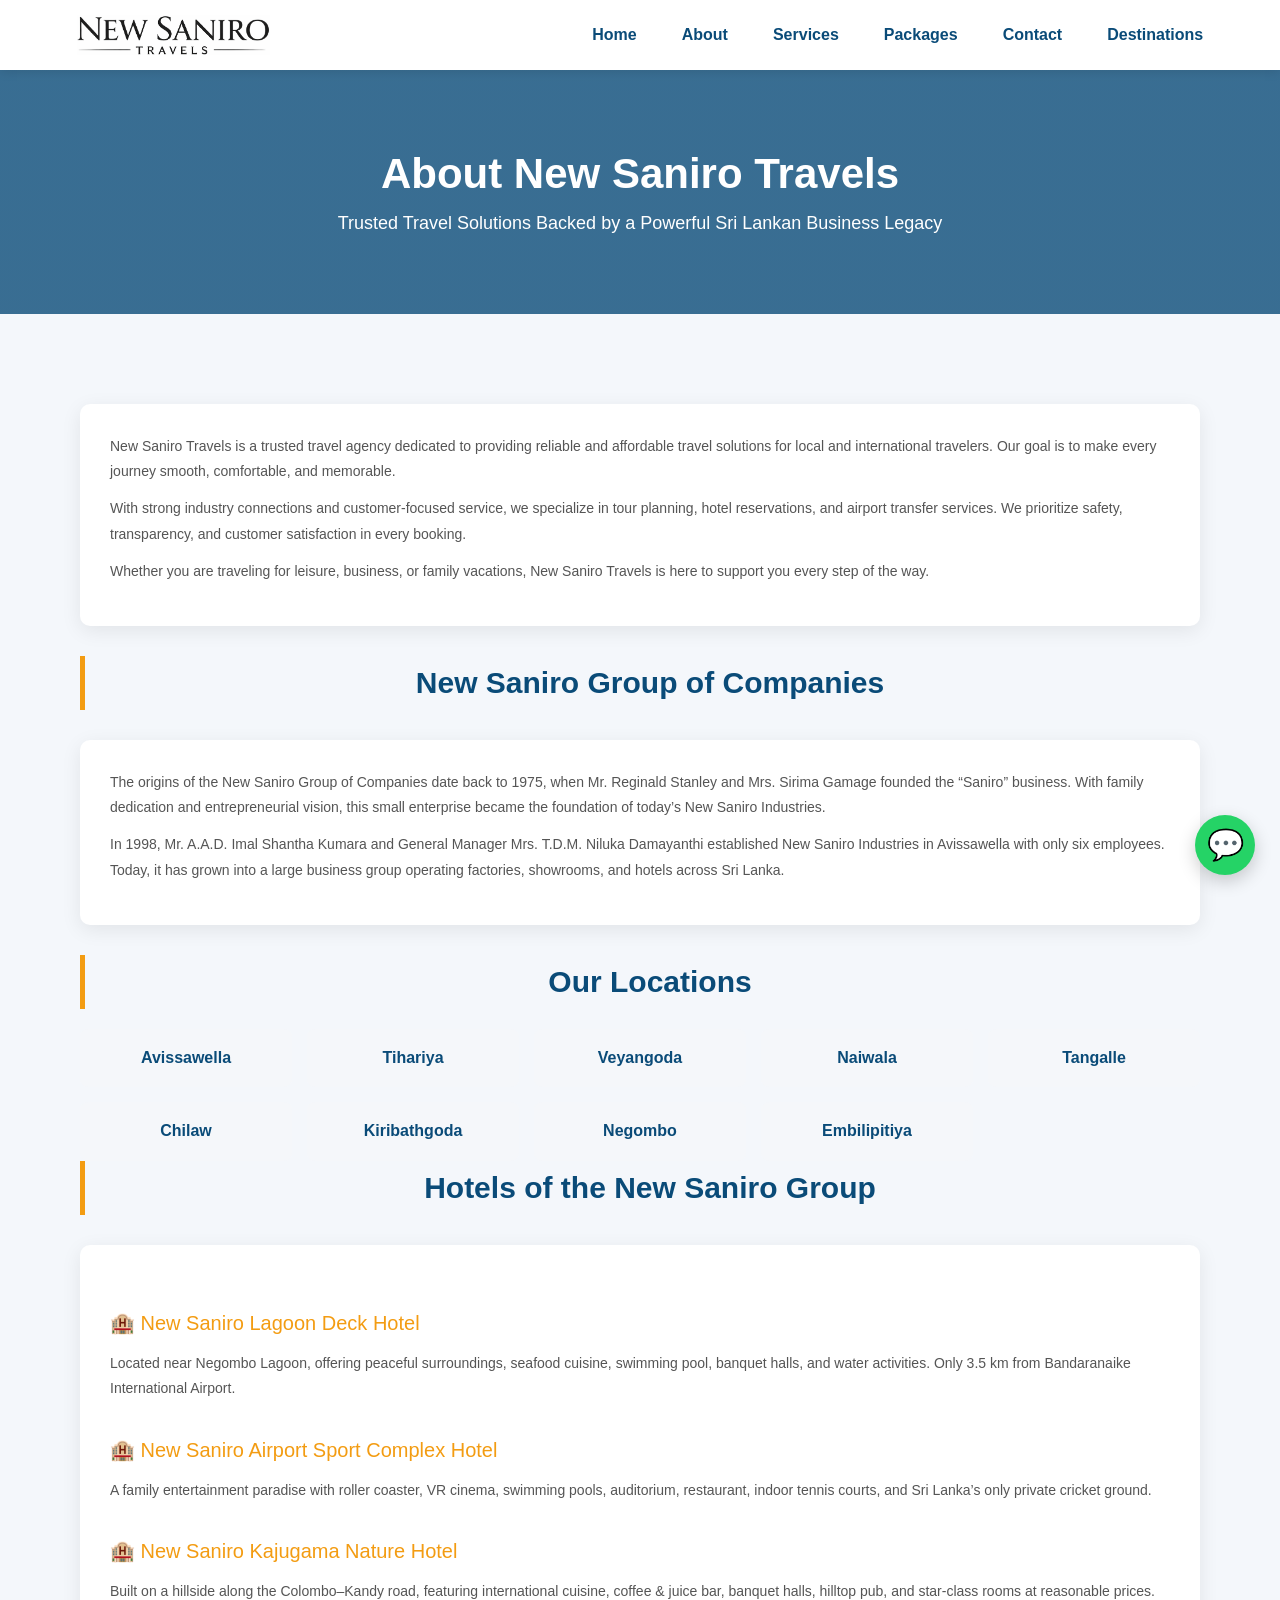
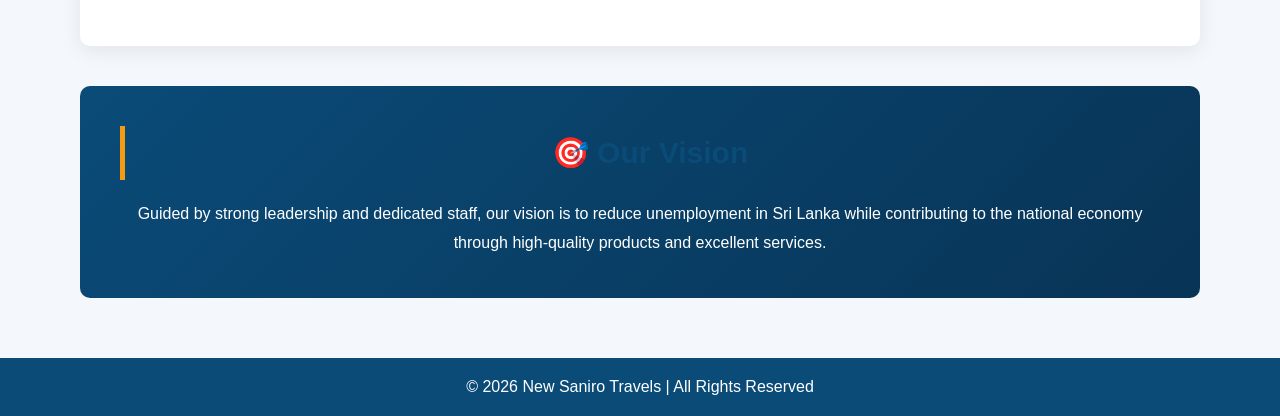
<file: about.html>
<!DOCTYPE html>
<html>
<head>
<title>About Us - New Saniro Travels</title>
<link rel="stylesheet" href="./css/style.css">
<meta name="viewport" content="width=device-width, initial-scale=1.0">

<style>
/* Logo Styling */
.logo img {
  height: 40px;   /* adjust if needed */
  width: auto;
  display: block;
}
.logo {
  display: flex;
  align-items: center;
}
/* WhatsApp Floating Button */
.whatsapp-float {
  position: fixed;
  width: 60px;
  height: 60px;
  bottom: 25px;
  right: 25px;
  background: #25D366;
  color: #fff;
  border-radius: 50%;
  text-align: center;
  font-size: 30px;
  line-height: 60px;
  box-shadow: 0 6px 18px rgba(0,0,0,0.2);
  z-index: 1000;
  transition: 0.3s;
  text-decoration: none;
}

.whatsapp-float:hover {
  background: #1ebe5d;
  transform: scale(1.1);
}
/* HERO SECTION */
.hero-about {
    background: linear-gradient(rgba(10,75,120,0.8), rgba(10,75,120,0.8)),
    url('https://images.unsplash.com/photo-1507525428034-b723cf961d3e');
    background-size: cover;
    background-position: center;
    color: white;
    text-align: center;
    padding: 80px 20px;
}

.hero-about h1 {
    font-size: 42px;
    margin-bottom: 15px;
}

.hero-about p {
    font-size: 18px;
    max-width: 700px;
    margin: auto;
}

/* SECTION DESIGN */
.section {
    padding: 60px 80px;
    line-height: 1.8;
}

.section h2 {
    color: #0a4b78;
    margin-bottom: 20px;
    font-size: 30px;
    border-left: 5px solid #f39c12;
    padding-left: 15px;
}

/* CARD STYLE */
.card {
    background: #ffffff;
    padding: 30px;
    margin: 30px 0;
    border-radius: 10px;
    box-shadow: 0 5px 20px rgba(0,0,0,0.08);
    transition: 0.3s;
}

.card:hover {
    transform: translateY(-5px);
}

/* LOCATION GRID */
.location-grid {
    display: grid;
    grid-template-columns: repeat(auto-fit, minmax(200px,1fr));
    gap: 15px;
    margin-top: 20px;
}

.location-item {
    background: #f5f7fa;
    padding: 15px;
    text-align: center;
    border-radius: 8px;
    font-weight: bold;
    color: #0a4b78;
}

/* HOTEL TITLE */
.hotel-title {
    font-size: 20px;
    color: #f39c12;
    margin-top: 30px;
    margin-bottom: 10px;
}

/* VISION BOX */
.vision-box {
    background: linear-gradient(135deg, #0a4b78, #083456);
    color: white;
    padding: 40px;
    border-radius: 10px;
    margin-top: 40px;
    text-align: center;
}

footer {
    background: #0a4b78;
    color: white;
    text-align: center;
    padding: 20px;
}

@media(max-width:768px){
    .section{
        padding:40px 20px;
    }
}

</style>
</head>

<body>

<!-- HEADER -->
<header class="header">
    <div class="logo">
        <img src="./images/logo.png" alt="New Saniro Travels Logo">
    </div>

     <!-- Hamburger -->
    <div class="menu-toggle" id="menu-toggle">
        ☰
    </div>

    <nav id="nav-menu">
        <a href="index.html">Home</a>
        <a href="about.html">About</a>
        <a href="services.html">Services</a>
        <a href="packages.html">Packages</a>
        <a href="contact.html">Contact</a>
        <a href="destinations.html">Destinations</a>
    </nav>
</header>

<!-- HERO -->
<section class="hero-about">
    <h1>About New Saniro Travels</h1>
    <p>Trusted Travel Solutions Backed by a Powerful Sri Lankan Business Legacy</p>
</section>

<!-- ABOUT TRAVEL COMPANY -->
<section class="section">

<div class="card">
<p>
New Saniro Travels is a trusted travel agency dedicated to providing reliable and affordable travel solutions for local and international travelers. Our goal is to make every journey smooth, comfortable, and memorable.
</p>

<p>
With strong industry connections and customer-focused service, we specialize in tour planning, hotel reservations, and airport transfer services. We prioritize safety, transparency, and customer satisfaction in every booking.
</p>

<p>
Whether you are traveling for leisure, business, or family vacations, New Saniro Travels is here to support you every step of the way.
</p>
</div>

<h2>New Saniro Group of Companies</h2>

<div class="card">
<p>
The origins of the New Saniro Group of Companies date back to 1975, when Mr. Reginald Stanley and Mrs. Sirima Gamage founded the “Saniro” business. With family dedication and entrepreneurial vision, this small enterprise became the foundation of today’s New Saniro Industries.
</p>

<p>
In 1998, Mr. A.A.D. Imal Shantha Kumara and General Manager Mrs. T.D.M. Niluka Damayanthi established New Saniro Industries in Avissawella with only six employees. Today, it has grown into a large business group operating factories, showrooms, and hotels across Sri Lanka.
</p>
</div>

<h2>Our Locations</h2>

<div class="location-grid">
    <div class="location-item">Avissawella</div>
    <div class="location-item">Tihariya</div>
    <div class="location-item">Veyangoda</div>
    <div class="location-item">Naiwala</div>
    <div class="location-item">Tangalle</div>
    <div class="location-item">Chilaw</div>
    <div class="location-item">Kiribathgoda</div>
    <div class="location-item">Negombo</div>
    <div class="location-item">Embilipitiya</div>
</div>

<h2>Hotels of the New Saniro Group</h2>

<div class="card">
    <div class="hotel-title">🏨 New Saniro Lagoon Deck Hotel</div>
    <p>Located near Negombo Lagoon, offering peaceful surroundings, seafood cuisine, swimming pool, banquet halls, and water activities. Only 3.5 km from Bandaranaike International Airport.</p>

    <div class="hotel-title">🏨 New Saniro Airport Sport Complex Hotel</div>
    <p>A family entertainment paradise with roller coaster, VR cinema, swimming pools, auditorium, restaurant, indoor tennis courts, and Sri Lanka’s only private cricket ground.</p>

    <div class="hotel-title">🏨 New Saniro Kajugama Nature Hotel</div>
    <p>Built on a hillside along the Colombo–Kandy road, featuring international cuisine, coffee & juice bar, banquet halls, hilltop pub, and star-class rooms at reasonable prices.</p>
</div>

<div class="vision-box">
    <h2>🎯 Our Vision</h2>
    <p>
    Guided by strong leadership and dedicated staff, our vision is to reduce unemployment in Sri Lanka while contributing to the national economy through high-quality products and excellent services.
    </p>
</div>

</section>

<footer>
<p>© 2026 New Saniro Travels | All Rights Reserved</p>
</footer>
<!-- WhatsApp Floating Button -->
<a href="https://wa.me/94754300269" 
   class="whatsapp-float" 
   target="_blank">
   💬
</a>
<script>
document.addEventListener("DOMContentLoaded", function () {
    const toggle = document.getElementById("menu-toggle");
    const nav = document.getElementById("nav-menu");

    toggle.addEventListener("click", function () {
        nav.classList.toggle("active");
    });
});
</script>
</body>
</html>
</file>
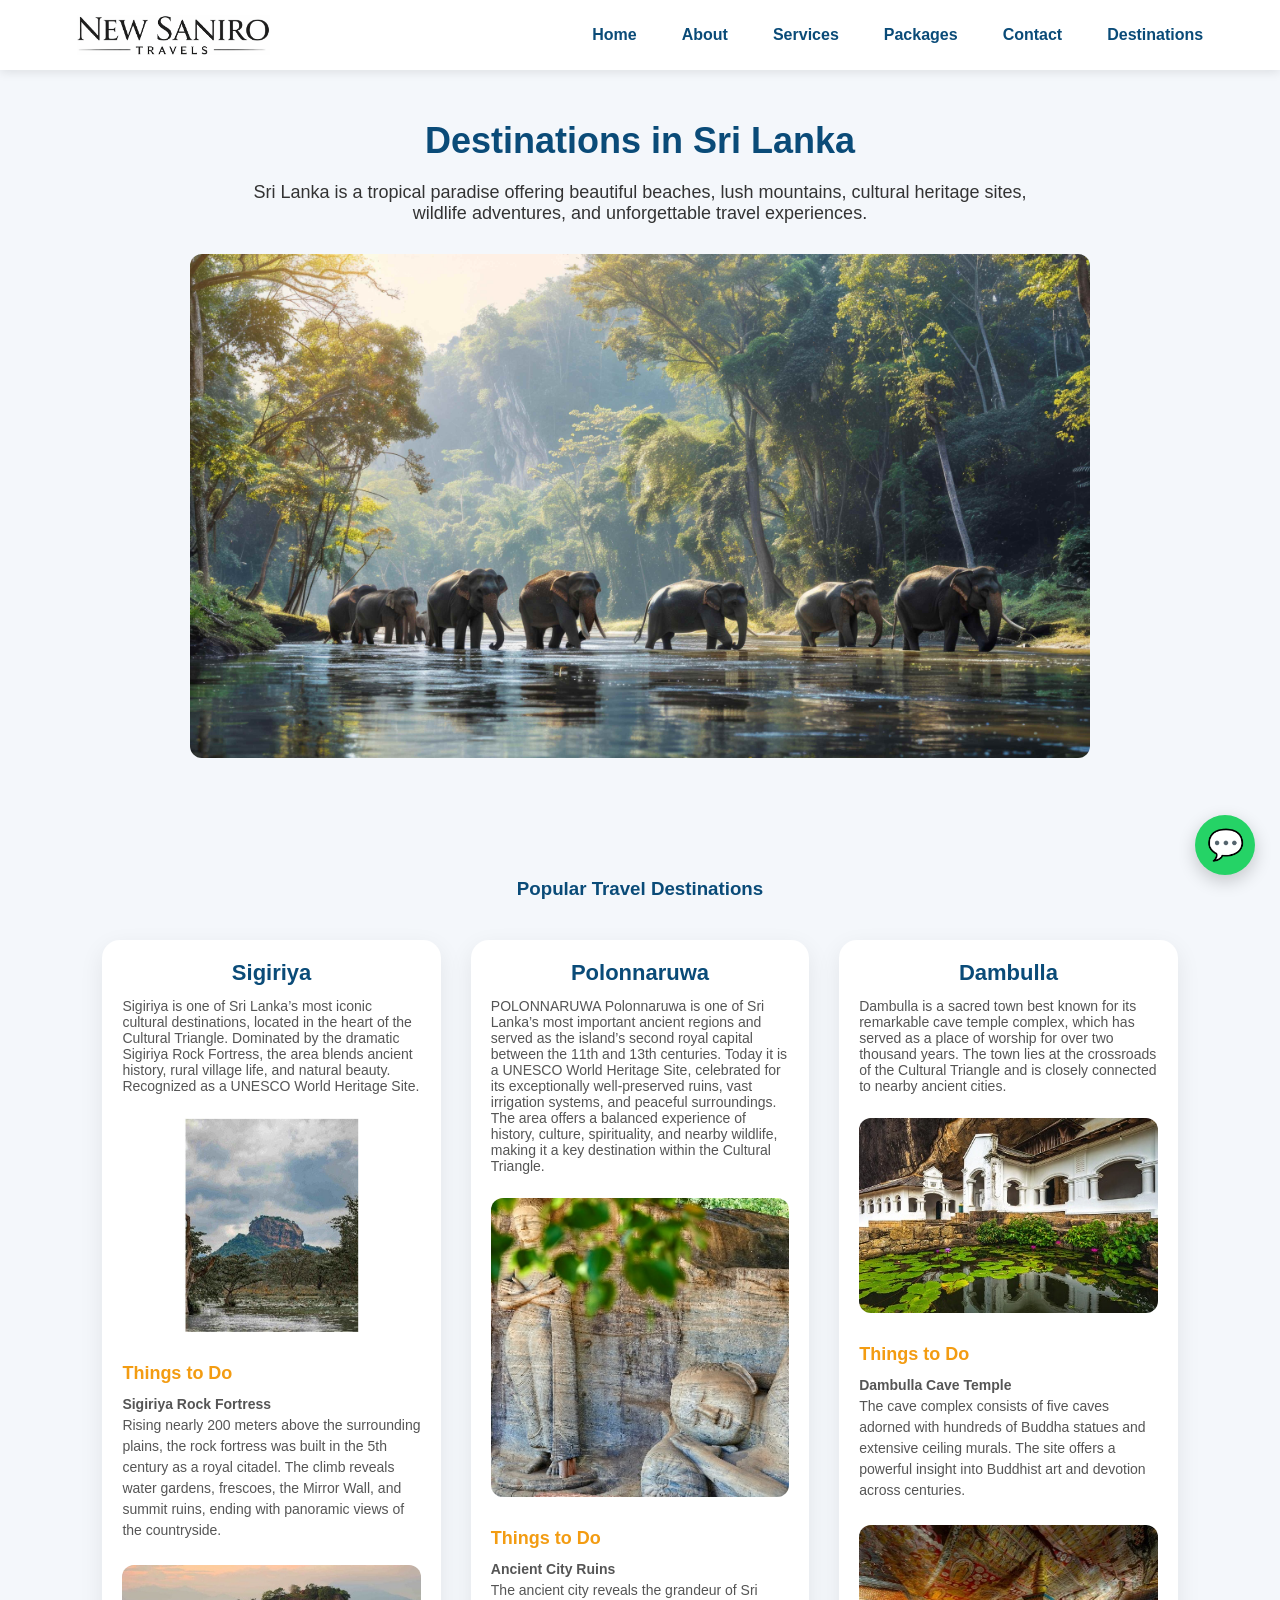
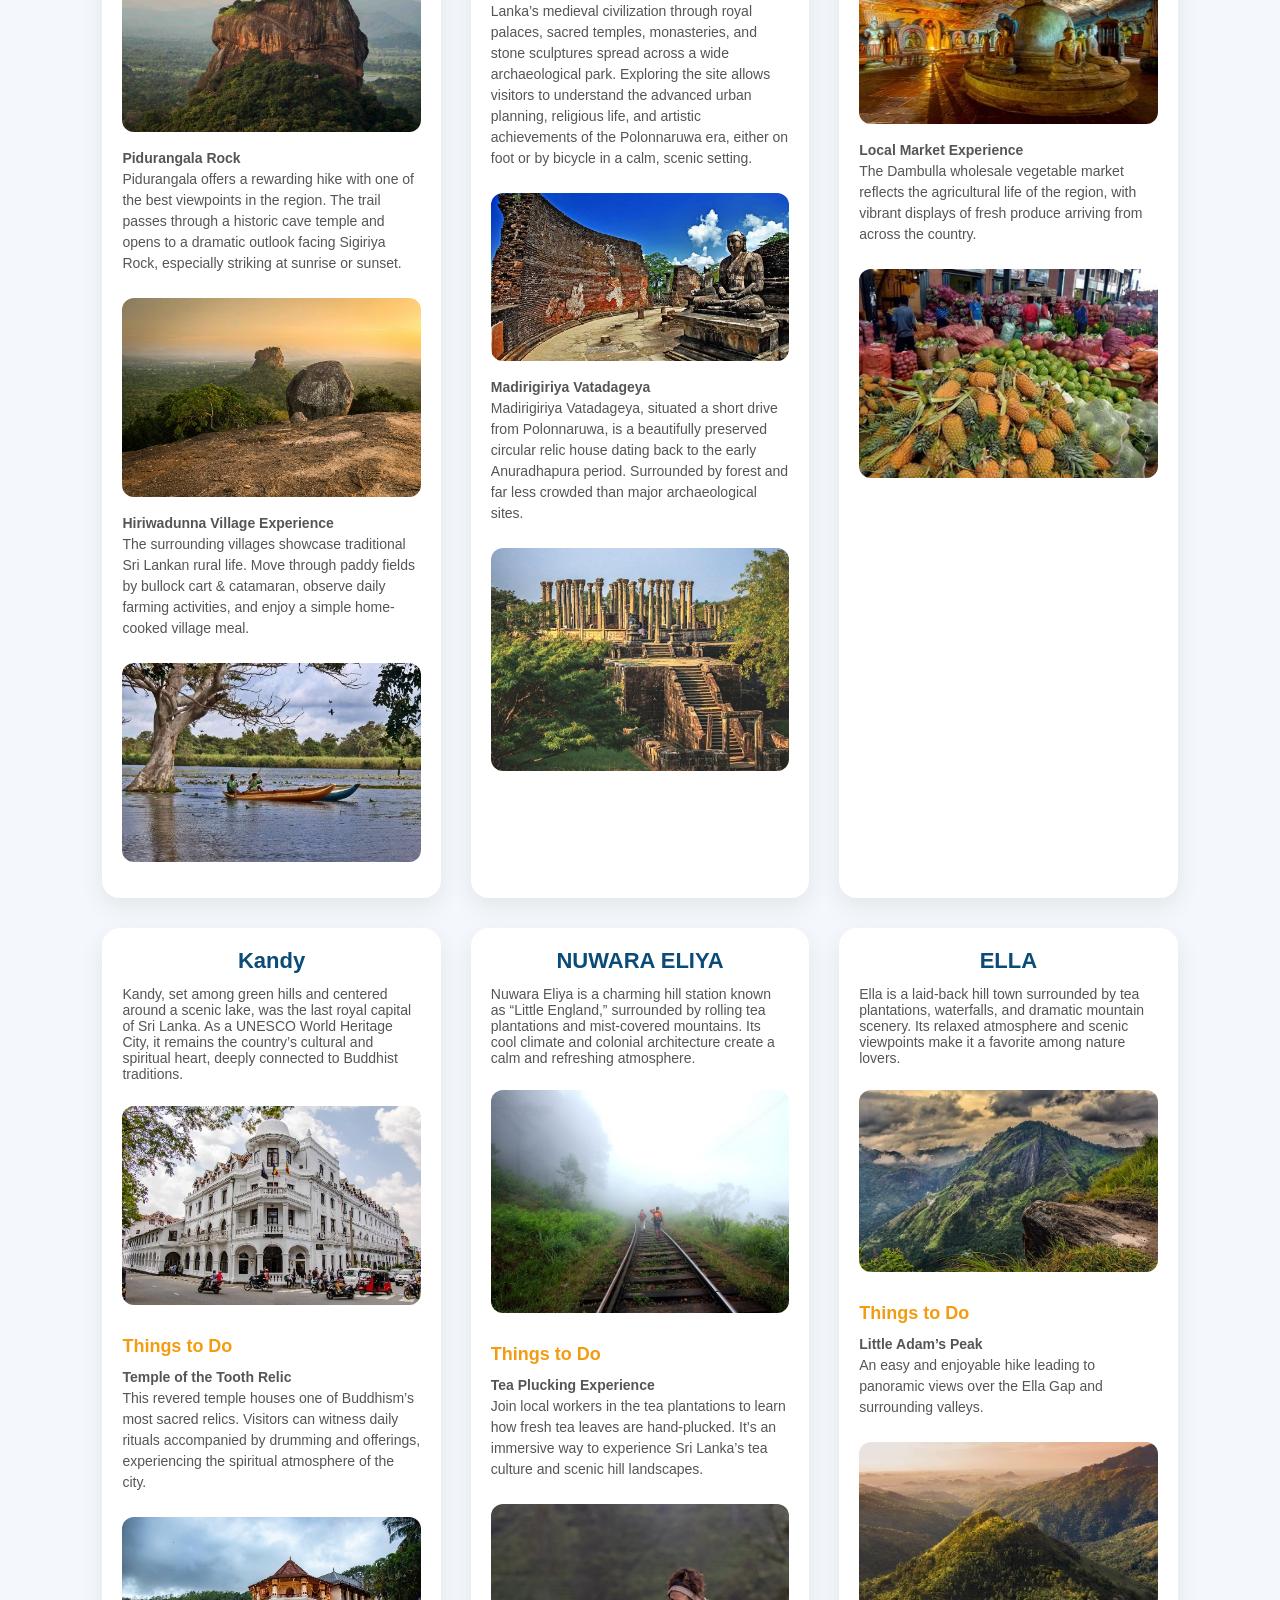
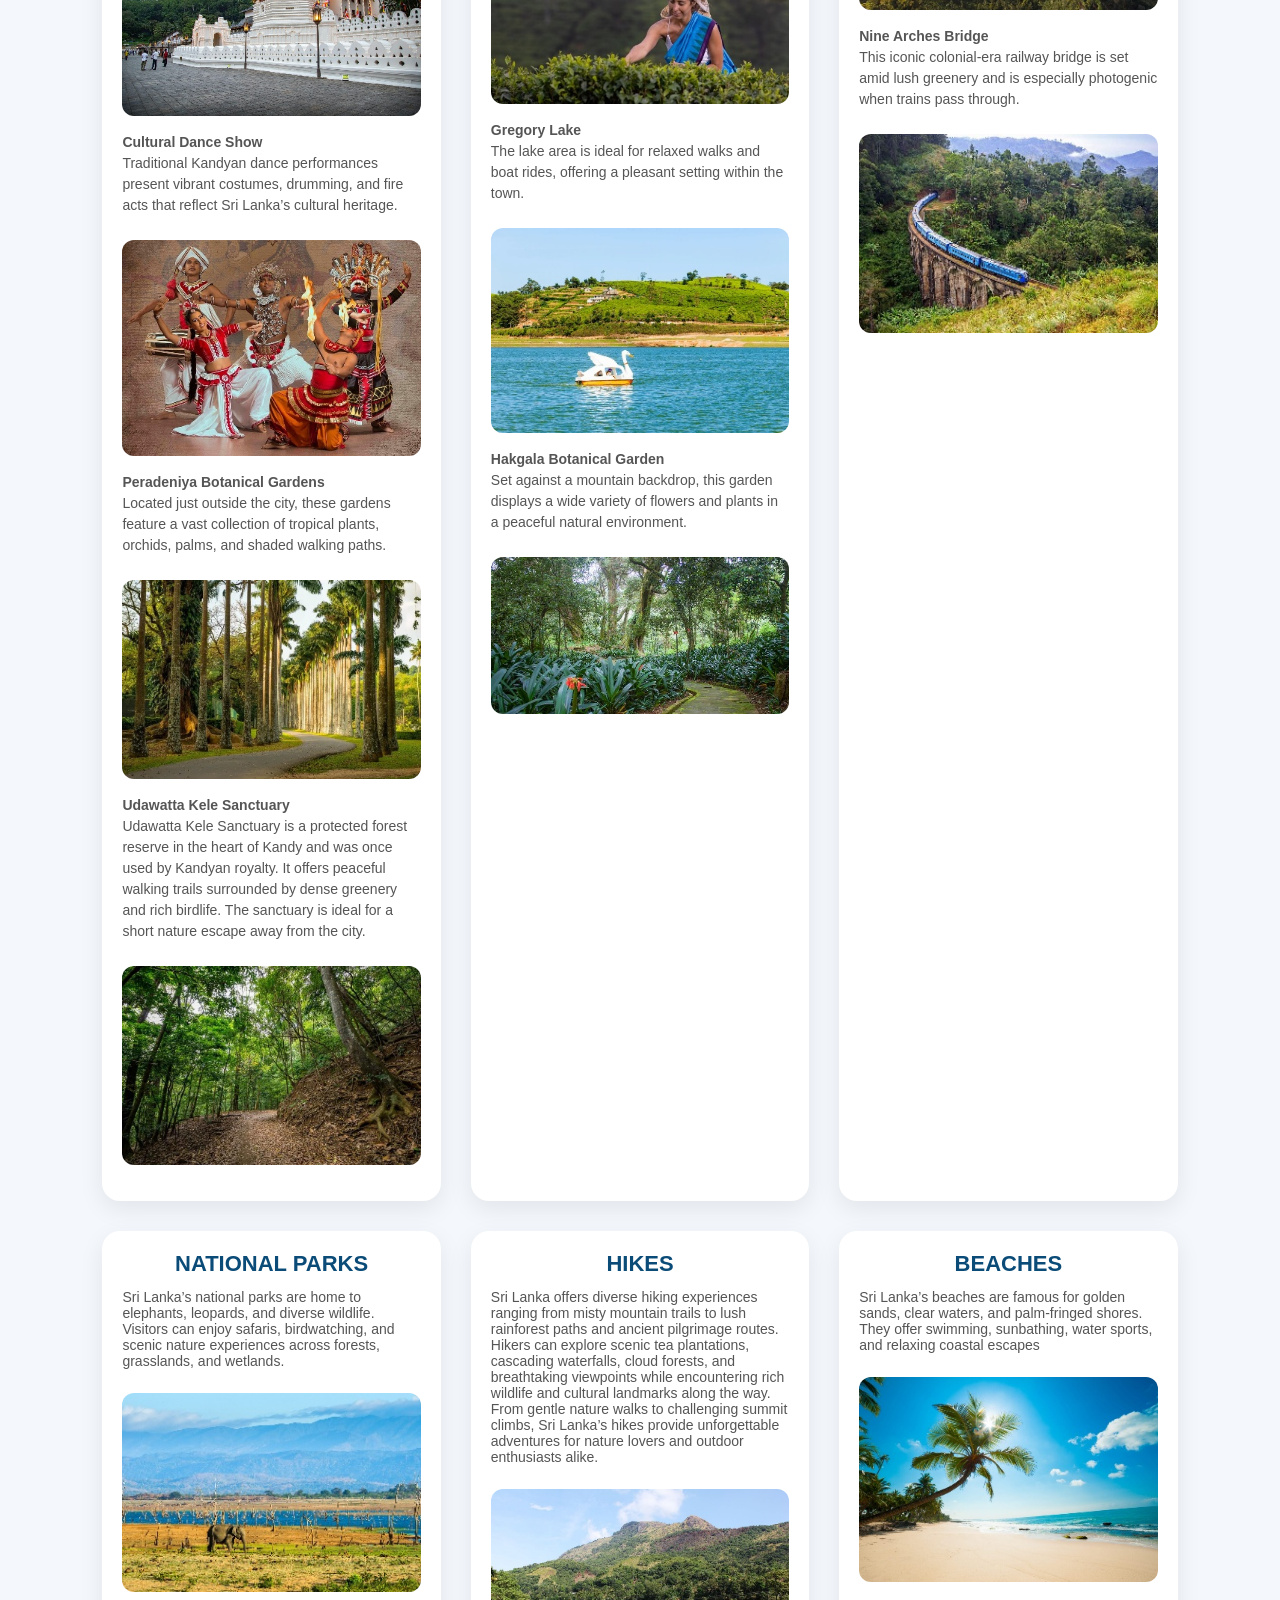
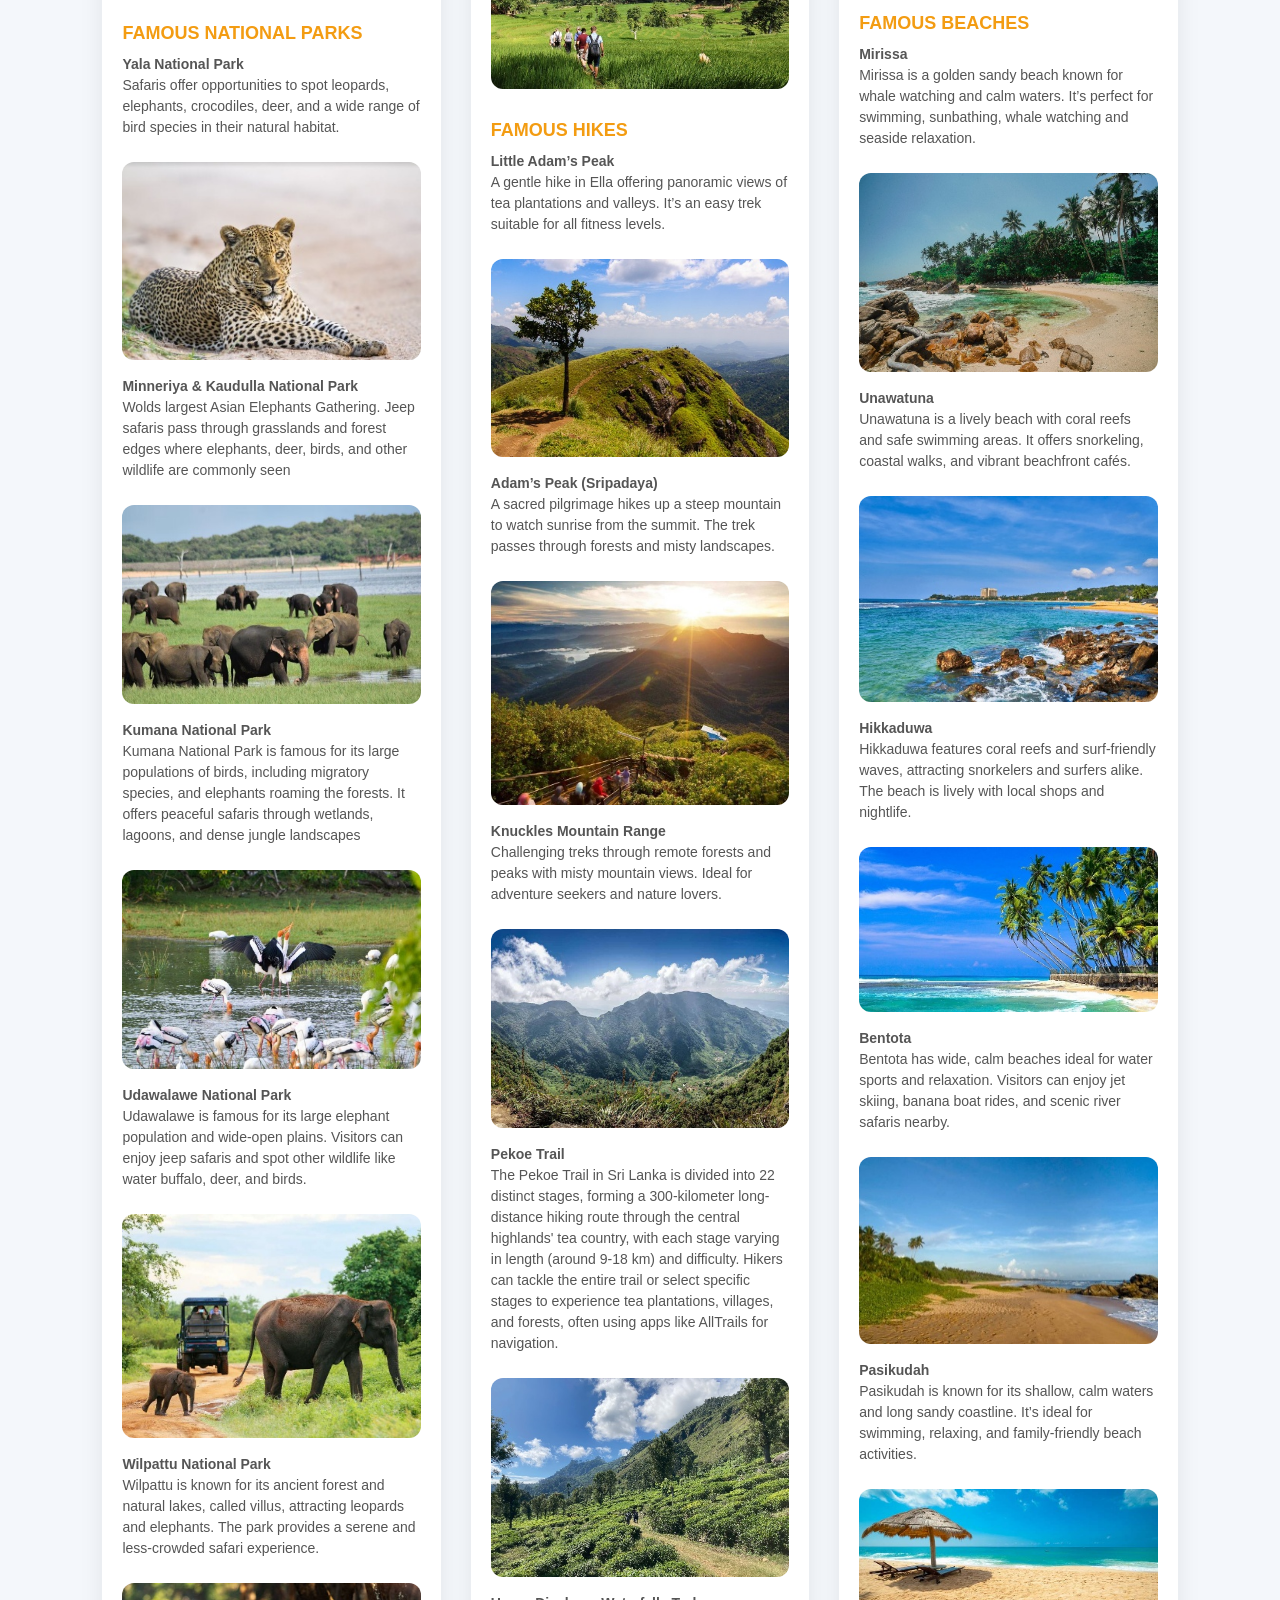
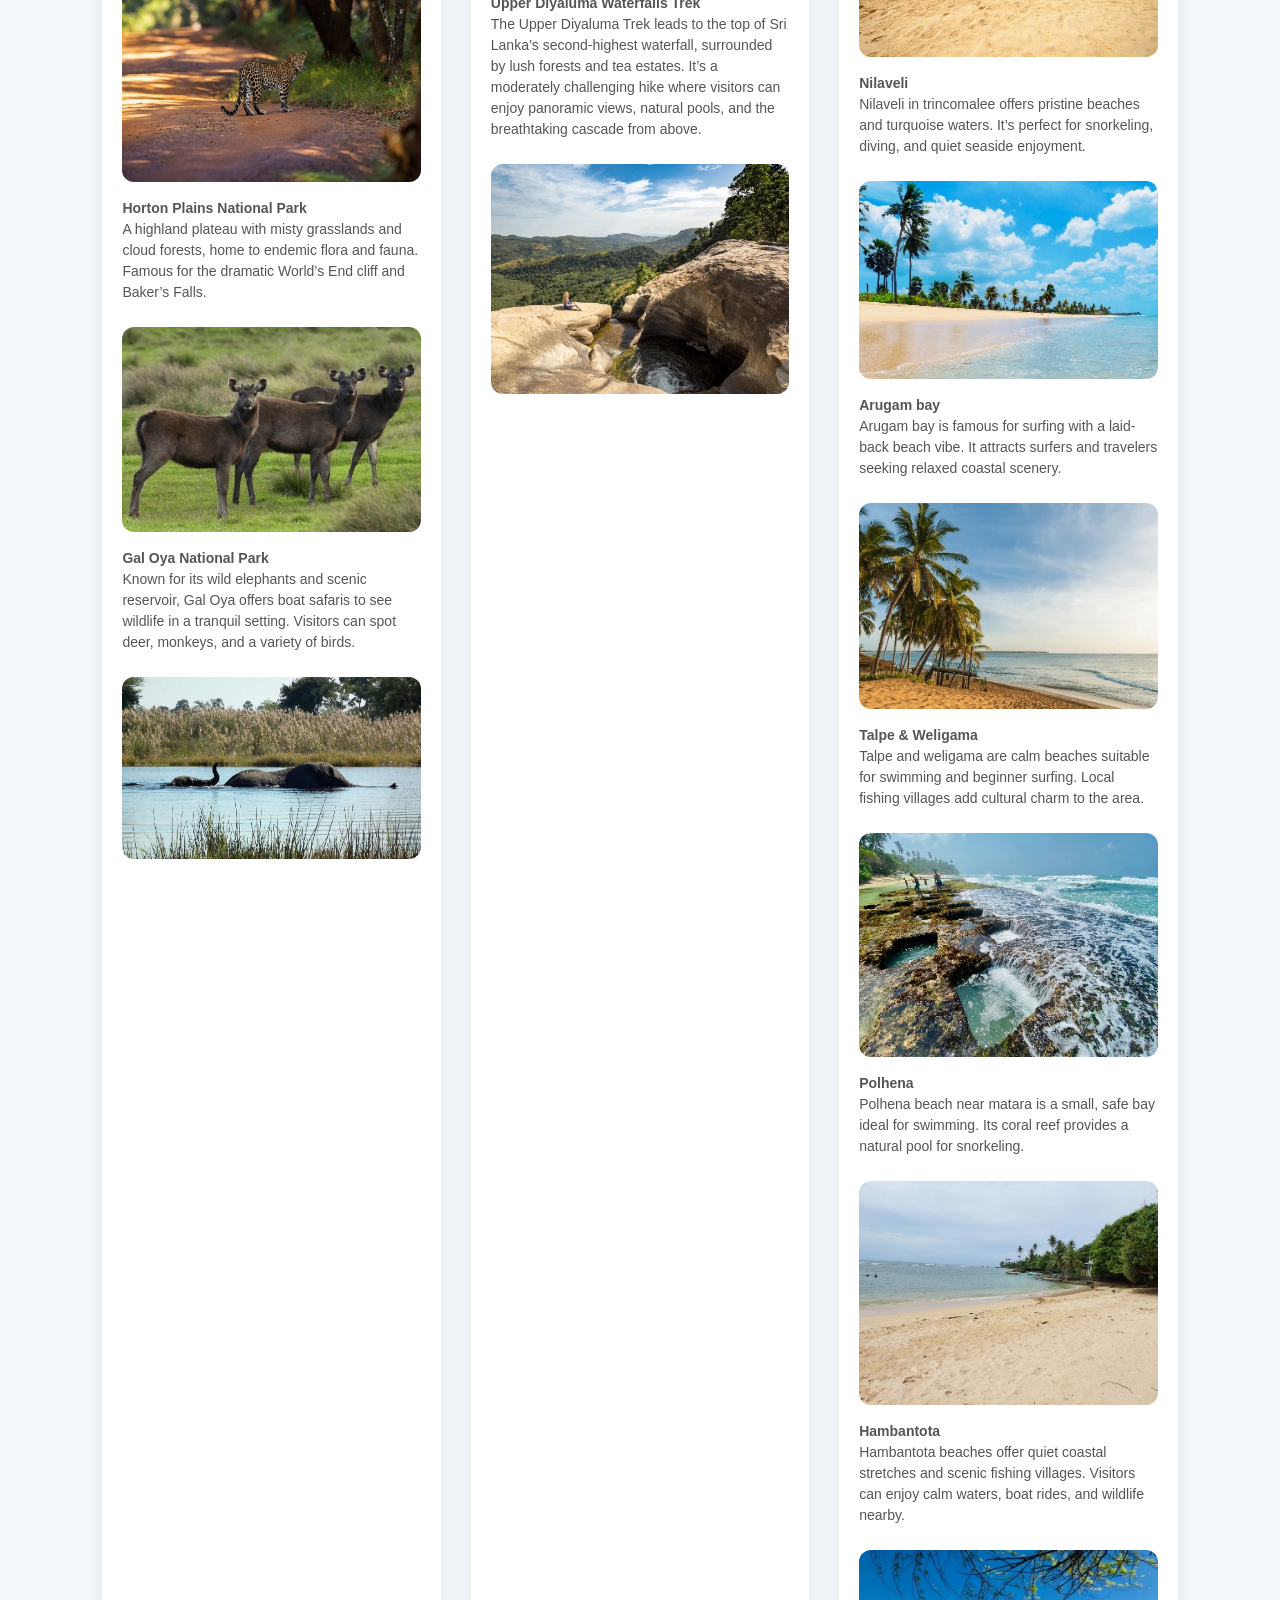
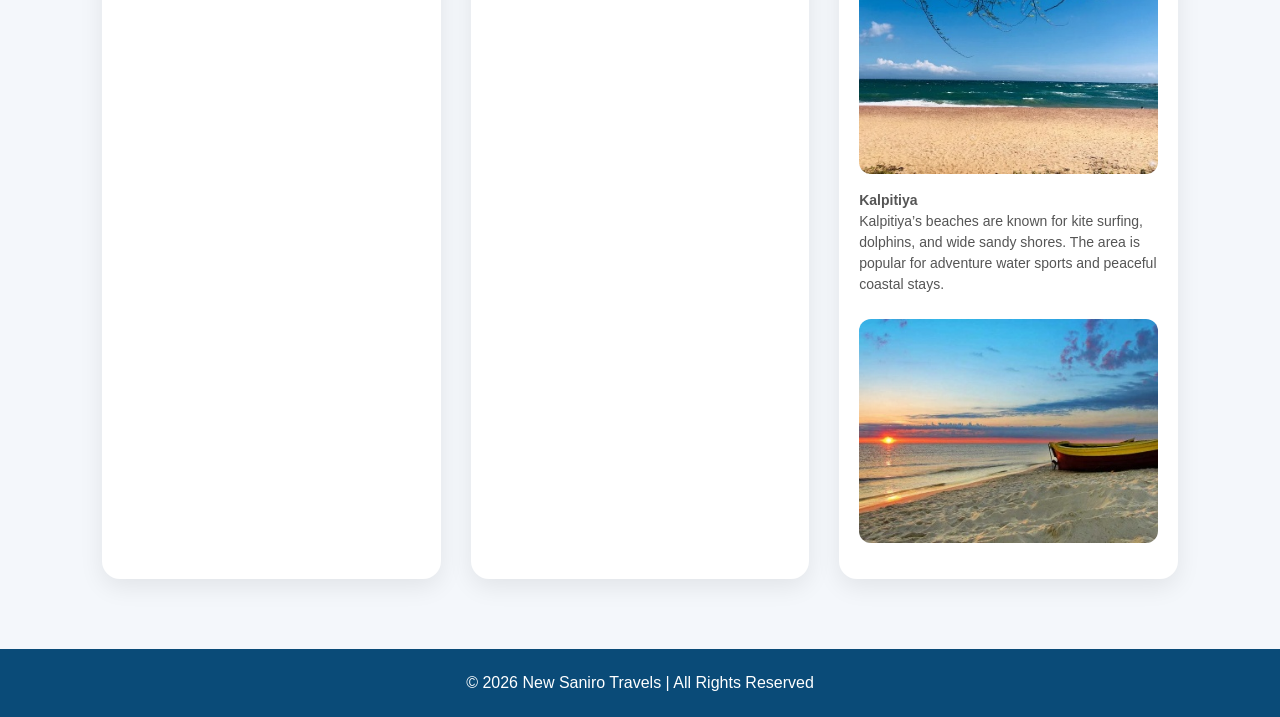
<file: destinations.html>
<!DOCTYPE html>
<html lang="en">
<head>
    <meta charset="UTF-8">
    <title>Destinations - New Saniro Travels</title>
    <link rel="stylesheet" href="./css/style.css">
    <meta name="viewport" content="width=device-width, initial-scale=1.0">
	<style>
	/* Logo Styling */
.logo img {
  height: 40px;   /* adjust if needed */
  width: auto;
  display: block;
}
.logo {
  display: flex;
  align-items: center;
}
	/* WhatsApp Floating Button */
.whatsapp-float {
  position: fixed;
  width: 60px;
  height: 60px;
  bottom: 25px;
  right: 25px;
  background: #25D366;
  color: #fff;
  border-radius: 50%;
  text-align: center;
  font-size: 30px;
  line-height: 60px;
  box-shadow: 0 6px 18px rgba(0,0,0,0.2);
  z-index: 1000;
  transition: 0.3s;
  text-decoration: none;
}

.whatsapp-float:hover {
  background: #1ebe5d;
  transform: scale(1.1);
}
	</style>
</head>
<body>

<!-- HEADER -->
<header class="header">
    <div class="logo">
        <img src="./images/logo.png" alt="New Saniro Travels Logo">
    </div>

     <!-- Hamburger -->
    <div class="menu-toggle" id="menu-toggle">
        ☰
    </div>

    <nav id="nav-menu">
        <a href="index.html">Home</a>
        <a href="about.html">About</a>
        <a href="services.html">Services</a>
        <a href="packages.html">Packages</a>
        <a href="contact.html">Contact</a>
        <a href="destinations.html">Destinations</a>
    </nav>
</header>

<section class="section ishani">
    <h2>Destinations in Sri Lanka</h2>
    <p>
        Sri Lanka is a tropical paradise offering beautiful beaches, lush mountains,
        cultural heritage sites, wildlife adventures, and unforgettable travel experiences.
    </p>
    <div class="ishani-image">
        <img src="./images/asds.jpg" alt="Beautiful Sri Lanka">
    </div>
</section>



<section class="section">
    <h3>Popular Travel Destinations</h3>

    <!-- ONE GRID ONLY -->
    <div class="cards">

        <!-- SIGIRIYA -->
        <div class="card">
            <h3>Sigiriya</h3>
            <p>
                Sigiriya is one of Sri Lanka’s most iconic cultural destinations, located in the heart of the Cultural Triangle. Dominated by the dramatic Sigiriya Rock Fortress, the area blends ancient history, rural village life, and natural beauty. Recognized as a UNESCO World Heritage Site.
            </p>

            <img src="./images/sigiriya.jpg" class="destination-img" alt="Sigiriya">

            <h5>Things to Do</h5>

            <p class="small-text">
                <b>Sigiriya Rock Fortress</b><br>
                Rising nearly 200 meters above the surrounding plains, the rock fortress was built in the 5th century as a royal citadel. The climb reveals water gardens, frescoes, the Mirror Wall, and summit ruins, ending with panoramic views of the countryside.
            </p>

            <img src="./images/sigiriya01.jpg" class="destination-img" alt="Sigiriya Rock">

            <p class="small-text">
                <b>Pidurangala Rock</b><br>
                Pidurangala offers a rewarding hike with one of the best viewpoints in the region. The trail passes through a historic cave temple and opens to a dramatic outlook facing Sigiriya Rock, especially striking at sunrise or sunset.
            </p>

            <img src="./images/sigiriya02.jpg" class="destination-img" alt="Pidurangala">

            <p class="small-text">
                <b>Hiriwadunna Village Experience</b><br>
                The surrounding villages showcase traditional Sri Lankan rural life. Move through paddy fields by 		bullock cart & catamaran, observe daily farming activities, and enjoy a simple home-cooked village 		meal.
            </p>

            <img src="./images/sigiriya03.jpg" class="destination-img" alt="Pidurangala">

        </div>

        <!-- POLONNARUWA -->
        <div class="card">
            <h3>Polonnaruwa</h3>
            <p>
                POLONNARUWA
		Polonnaruwa is one of Sri Lanka’s most important ancient regions and served as the island’s second 		royal capital between the 11th and 13th centuries. Today it is a UNESCO World Heritage Site, 			celebrated for its exceptionally well-preserved ruins, vast irrigation systems, and peaceful 			surroundings. The area offers a balanced experience of history, culture, spirituality, and nearby 		wildlife, making it a key destination within the Cultural Triangle.

            </p>

            <img src="./images/polon01.jpg" class="destination-img" alt="Polonnaruwa">

            <h5>Things to Do</h5>

            <p class="small-text">
                <b>Ancient City Ruins</b><br>
                The ancient city reveals the grandeur of Sri Lanka’s medieval civilization through royal palaces, 		sacred temples, monasteries, and stone sculptures spread across a wide archaeological park. 			Exploring the site allows visitors to understand the advanced urban planning, religious life, and 		artistic achievements of the Polonnaruwa era, either on foot or by bicycle in a calm, scenic 			setting.
            </p>

            <img src="./images/polon03.jpg" class="destination-img" alt="Polonnaruwa Ruins">
            <p class="small-text">
                <b>Madirigiriya Vatadageya</b><br>
                Madirigiriya Vatadageya, situated a short drive from Polonnaruwa, is a beautifully preserved 			circular relic house dating back to the early Anuradhapura period. Surrounded by forest and far 		less crowded than major archaeological sites.
            </p>

            <img src="./images/polon04.jpg" class="destination-img" alt="Polonnaruwa Ruins">
           

        </div>

        <!-- DAMBULLA -->
        <div class="card">
            <h3>Dambulla</h3>
            <p>
                Dambulla is a sacred town best known for its remarkable cave temple complex, which has served as a 		place of worship for over two thousand years. The town lies at the crossroads of the Cultural 			Triangle and is closely connected to nearby ancient cities.
            </p>

            <img src="./images/dam.jpg" class="destination-img" alt="Dambulla">

            <h5>Things to Do</h5>

            <p class="small-text">
                <b>Dambulla Cave Temple</b><br>
                The cave complex consists of five caves adorned with hundreds of Buddha statues and extensive 			ceiling murals. The site offers a powerful insight into Buddhist art and devotion across centuries.
            </p>

            <img src="./images/dam01.jpg" class="destination-img" alt="Dambulla Cave">

            <p class="small-text">
                <b>Local Market Experience</b><br>
                The Dambulla wholesale vegetable market reflects the agricultural life of the region, with vibrant 		displays of fresh produce arriving from across the country.
            </p>

            <img src="./images/dam02.jpg" class="destination-img" alt="Dambulla Cave">
        </div>

        <!-- KANDY -->
        <div class="card">
            <h3>Kandy</h3>
            <p>
                Kandy, set among green hills and centered around a scenic lake, was the last royal capital of Sri 		Lanka. As a UNESCO World Heritage City, it remains the country’s cultural and spiritual heart, 			deeply connected to Buddhist traditions.
            </p>

            <img src="./images/kan.jpg" class="destination-img" alt="Kandy">

            <h5>Things to Do</h5>

            <p class="small-text">
                <b>Temple of the Tooth Relic</b><br>
               This revered temple houses one of Buddhism’s most sacred relics. Visitors can witness daily rituals 		accompanied by drumming and offerings, experiencing the spiritual atmosphere of the city.
            </p>

            <img src="./images/kan01.jpg" class="destination-img" alt="Temple of Tooth">

            <p class="small-text">
                <b>Cultural Dance Show</b><br>
                Traditional Kandyan dance performances present vibrant costumes, drumming, and fire acts that 			reflect Sri Lanka’s cultural heritage.
            </p>

            <img src="./images/kan02.jpg" class="destination-img" alt="Peradeniya">

            <p class="small-text">
                <b>Peradeniya Botanical Gardens</b><br>
                Located just outside the city, these gardens feature a vast collection of tropical plants, orchids, 		palms, and shaded walking paths.
            </p>

            <img src="./images/kan03.jpg" class="destination-img" alt="Peradeniya">


            <p class="small-text">
                <b>Udawatta Kele Sanctuary</b><br>
                Udawatta Kele Sanctuary is a protected forest reserve in the heart of Kandy and was once used by 		Kandyan royalty. It offers peaceful walking trails surrounded by dense greenery and rich birdlife. 		The sanctuary is ideal for a short nature escape away from the city.
            </p>

            <img src="./images/kan04.jpg" class="destination-img" alt="Peradeniya">

        </div>
		
        <!-- nuwara eliya -->
        <div class="card">
            <h3>NUWARA ELIYA</h3>
            <p>
			Nuwara Eliya is a charming hill station known as “Little England,” surrounded by rolling tea plantations and mist-covered mountains. Its cool climate and colonial architecture create a calm and refreshing atmosphere.
            </p>

            <img src="./images/nueli.jpg" class="destination-img" alt="Kandy">

            <h5>Things to Do</h5>

            <p class="small-text">
                <b>Tea Plucking Experience </b><br>
               Join local workers in the tea plantations to learn how fresh tea leaves are hand-plucked. It’s an immersive way to experience Sri Lanka’s tea culture and scenic hill landscapes.
            </p>

            <img src="./images/nueli01.jpg" class="destination-img" alt="Temple of Tooth">

            <p class="small-text">
                <b>Gregory Lake</b><br>
				The lake area is ideal for relaxed walks and boat rides, offering a pleasant setting within the town.
            </p>

            <img src="./images/nueli02.jpg" class="destination-img" alt="Peradeniya">

            <p class="small-text">
                <b>Hakgala Botanical Garden</b><br>
				Set against a mountain backdrop, this garden displays a wide variety of flowers and plants in a peaceful natural environment.            </p>
			
            <img src="./images/nueli03.jpg" class="destination-img" alt="Peradeniya">

        </div>
		
		<!-- ella -->
        <div class="card">
            <h3>ELLA</h3>
            <p>
			Ella is a laid-back hill town surrounded by tea plantations, waterfalls, and dramatic mountain scenery. Its relaxed atmosphere and scenic viewpoints make it a favorite among nature lovers.            
			</p>

            <img src="./images/ella.jpg" class="destination-img" alt="Kandy">

            <h5>Things to Do</h5>

            <p class="small-text">
                <b>Little Adam’s Peak </b><br>
				An easy and enjoyable hike leading to panoramic views over the Ella Gap and surrounding valleys.
				</p>

            <img src="./images/ella01.jpg" class="destination-img" alt="Temple of Tooth">

            <p class="small-text">
                <b>Nine Arches Bridge</b><br>
				This iconic colonial-era railway bridge is set amid lush greenery and is especially photogenic when trains pass through.            
			</p>

            <img src="./images/ella02.jpg" class="destination-img" alt="Peradeniya">


        </div>
		
		
		<!-- national parks -->
        <div class="card">
            <h3>NATIONAL PARKS </h3>
            <p>
			Sri Lanka’s national parks are home to elephants, leopards, and diverse wildlife. Visitors can enjoy safaris, birdwatching, and scenic nature experiences across forests, grasslands, and wetlands.
			</p>
            <img src="./images/np.jpg" class="destination-img" alt="Kandy">

            <h5>FAMOUS NATIONAL PARKS </h5>

            <p class="small-text">
                <b>Yala National Park </b><br>
				Safaris offer opportunities to spot leopards, elephants, crocodiles, deer, and a wide range of bird species in their natural habitat.
			</p>
            <img src="./images/yala.jpg" class="destination-img" alt="Temple of Tooth">

            <p class="small-text">
                <b>Minneriya & Kaudulla National Park</b><br>
				Wolds largest Asian Elephants Gathering. Jeep safaris pass through grasslands and forest edges where elephants, deer, birds, and other wildlife are commonly seen
			</p>
            <img src="./images/minne.jpg" class="destination-img" alt="Peradeniya">
			
			<p class="small-text">
                <b>Kumana National Park</b><br>
				Kumana National Park is famous for its large populations of birds, including migratory species, and elephants roaming the forests. It offers peaceful safaris through wetlands, lagoons, and dense jungle landscapes            
				</p>
				<img src="./images/kumana.jpg" class="destination-img" alt="Peradeniya">
				
			<p class="small-text">
                <b>Udawalawe National Park</b><br>
				Udawalawe is famous for its large elephant population and wide-open plains. Visitors can enjoy jeep safaris and spot other wildlife like water buffalo, deer, and birds.		
				</p>
				<img src="./images/udawa.jpg" class="destination-img" alt="Peradeniya">
				
			<p class="small-text">
                <b>Wilpattu National Park</b><br>
				Wilpattu is known for its ancient forest and natural lakes, called villus, attracting leopards and elephants. The park provides a serene and less-crowded safari experience.				
			</p>
			<img src="./images/wil.jpg" class="destination-img" alt="Peradeniya">
			
			
			<p class="small-text">
                <b>Horton Plains National Park</b><br>
					A highland plateau with misty grasslands and cloud forests, home to endemic flora and fauna. Famous for the dramatic World’s End cliff and Baker’s Falls.	
			</p>
			<img src="./images/hor.jpg" class="destination-img" alt="Peradeniya">

			<p class="small-text">
                <b>Gal Oya National Park</b><br>
					Known for its wild elephants and scenic reservoir, Gal Oya offers boat safaris to see wildlife in a tranquil setting. Visitors can spot deer, monkeys, and a variety of birds.	
			</p>
			<img src="./images/gal.jpg" class="destination-img" alt="Peradeniya">

        </div>
		
		<!-- HIKES -->
        <div class="card">
            <h3>HIKES </h3>
            <p>
			Sri Lanka offers diverse hiking experiences ranging from misty mountain trails to lush rainforest paths and ancient pilgrimage routes. Hikers can explore scenic tea plantations, cascading waterfalls, cloud forests, and breathtaking viewpoints while encountering rich wildlife and cultural landmarks along the way. From gentle nature walks to challenging summit climbs, Sri Lanka’s hikes provide unforgettable adventures for nature lovers and outdoor enthusiasts alike.           
			</p>

            <img src="./images/hike.jpg" class="destination-img" alt="Kandy">

            <h5>FAMOUS HIKES</h5>

            <p class="small-text">
                <b>Little Adam’s Peak</b><br>
				A gentle hike in Ella offering panoramic views of tea plantations and valleys. It’s an easy trek suitable for all fitness levels.
				</p>

            <img src="./images/litad.jpg" class="destination-img" alt="Temple of Tooth">

            <p class="small-text">
                <b>Adam’s Peak (Sripadaya)</b><br>
				A sacred pilgrimage hikes up a steep mountain to watch sunrise from the summit. The trek passes through forests and misty landscapes.          
			</p>

            <img src="./images/adpi.jpg" class="destination-img" alt="Peradeniya">
			
			<p class="small-text">
                <b>Knuckles Mountain Range</b><br>
				Challenging treks through remote forests and peaks with misty mountain views. Ideal for adventure seekers and nature lovers.          
			</p>

            <img src="./images/kun.jpg" class="destination-img" alt="Peradeniya">
			
			<p class="small-text">
                <b>Pekoe Trail</b><br>
				The Pekoe Trail in Sri Lanka is divided into 22 distinct stages, forming a 300-kilometer long-distance hiking route through the central highlands' tea country, with each stage varying in length (around 9-18 km) and difficulty. Hikers can tackle the entire trail or select specific stages to experience tea plantations, villages, and forests, often using apps like AllTrails for navigation.           
			</p>

            <img src="./images/pek.jpg" class="destination-img" alt="Peradeniya">
			
			<p class="small-text">
                <b>Upper Diyaluma Waterfalls Trek</b><br>
				The Upper Diyaluma Trek leads to the top of Sri Lanka’s second-highest waterfall, surrounded by lush forests and tea estates. It’s a moderately challenging hike where visitors can enjoy panoramic views, natural pools, and the breathtaking cascade from above.      
			</p>

            <img src="./images/diya.jpg" class="destination-img" alt="Peradeniya">
			
        </div>
		
		
		<!-- beach -->
        <div class="card">
            <h3>BEACHES </h3>
            <p>
			Sri Lanka’s beaches are famous for golden sands, clear waters, and palm-fringed shores. They offer swimming, sunbathing, water sports, and relaxing coastal escapes            
			</p>

            <img src="./images/beach.jpg" class="destination-img" alt="Kandy">

            <h5>FAMOUS BEACHES</h5>

            <p class="small-text">
                <b>Mirissa</b><br>
				Mirissa is a golden sandy beach known for whale watching and calm waters. It’s perfect for swimming, sunbathing, whale watching and seaside relaxation.
				</p>

            <img src="./images/miris.jpg" class="destination-img" alt="Temple of Tooth">

            <p class="small-text">
                <b>Unawatuna</b><br>
				Unawatuna is a lively beach with coral reefs and safe swimming areas. It offers snorkeling, coastal walks, and vibrant beachfront cafés.            
			</p>

            <img src="./images/una.jpg" class="destination-img" alt="Peradeniya">
			
			<p class="small-text">
                <b>Hikkaduwa</b><br>
				Hikkaduwa features coral reefs and surf-friendly waves, attracting snorkelers and surfers alike. The beach is lively with local shops and nightlife.            
			</p>

            <img src="./images/hikka.jpg" class="destination-img" alt="Peradeniya">
			
			<p class="small-text">
                <b>Bentota</b><br>
				Bentota has wide, calm beaches ideal for water sports and relaxation. Visitors can enjoy jet skiing, banana boat rides, and scenic river safaris nearby.            
			</p>

            <img src="./images/ben.jpg" class="destination-img" alt="Peradeniya">
			
			<p class="small-text">
                <b>Pasikudah</b><br>
				Pasikudah is known for its shallow, calm waters and long sandy coastline. It’s ideal for swimming, relaxing, and family-friendly beach activities.           
			</p>

            <img src="./images/pasi.jpg" class="destination-img" alt="Peradeniya">
			
			<p class="small-text">
                <b>Nilaveli</b><br>
				Nilaveli in trincomalee offers pristine beaches and turquoise waters. It’s perfect for snorkeling, diving, and quiet seaside enjoyment.
			</p>

            <img src="./images/nila.jpg" class="destination-img" alt="Peradeniya">
			
			<p class="small-text">
                <b>Arugam bay</b><br>
				Arugam bay is famous for surfing with a laid-back beach vibe. It attracts surfers and travelers seeking relaxed coastal scenery.
			</p>

            <img src="./images/aru.jpg" class="destination-img" alt="Peradeniya">

			<p class="small-text">
                <b>Talpe & Weligama</b><br>
				Talpe and weligama are calm beaches suitable for swimming and beginner surfing. Local fishing villages add cultural charm to the area.
			</p>

            <img src="./images/thal.jpg" class="destination-img" alt="Peradeniya">
			
			<p class="small-text">
                <b>Polhena</b><br>
				Polhena beach near matara is a small, safe bay ideal for swimming. Its coral reef provides a natural pool for snorkeling.
			</p>

            <img src="./images/pol.jpg" class="destination-img" alt="Peradeniya">
			
			<p class="small-text">
                <b>Hambantota</b><br>
				Hambantota beaches offer quiet coastal stretches and scenic fishing villages. Visitors can enjoy calm waters, boat rides, and wildlife nearby.
			</p>

            <img src="./images/ham.jpg" class="destination-img" alt="Peradeniya">
			
			<p class="small-text">
                <b>Kalpitiya</b><br>
				Kalpitiya’s beaches are known for kite surfing, dolphins, and wide sandy shores. The area is popular for adventure water sports and peaceful coastal stays.
			</p>

            <img src="./images/kal.jpg" class="destination-img" alt="Peradeniya">


        </div>
		
		
		
		

    </div>
</section>

<footer>
    <p>© 2026 New Saniro Travels | All Rights Reserved</p>
</footer>
<!-- WhatsApp Floating Button -->
<a href="https://wa.me/94754300269" 
   class="whatsapp-float" 
   target="_blank">
   💬
</a>
<script>
document.addEventListener("DOMContentLoaded", function () {
    const toggle = document.getElementById("menu-toggle");
    const nav = document.getElementById("nav-menu");

    toggle.addEventListener("click", function () {
        nav.classList.toggle("active");
    });
});
</script>
</body>
</html>
</file>
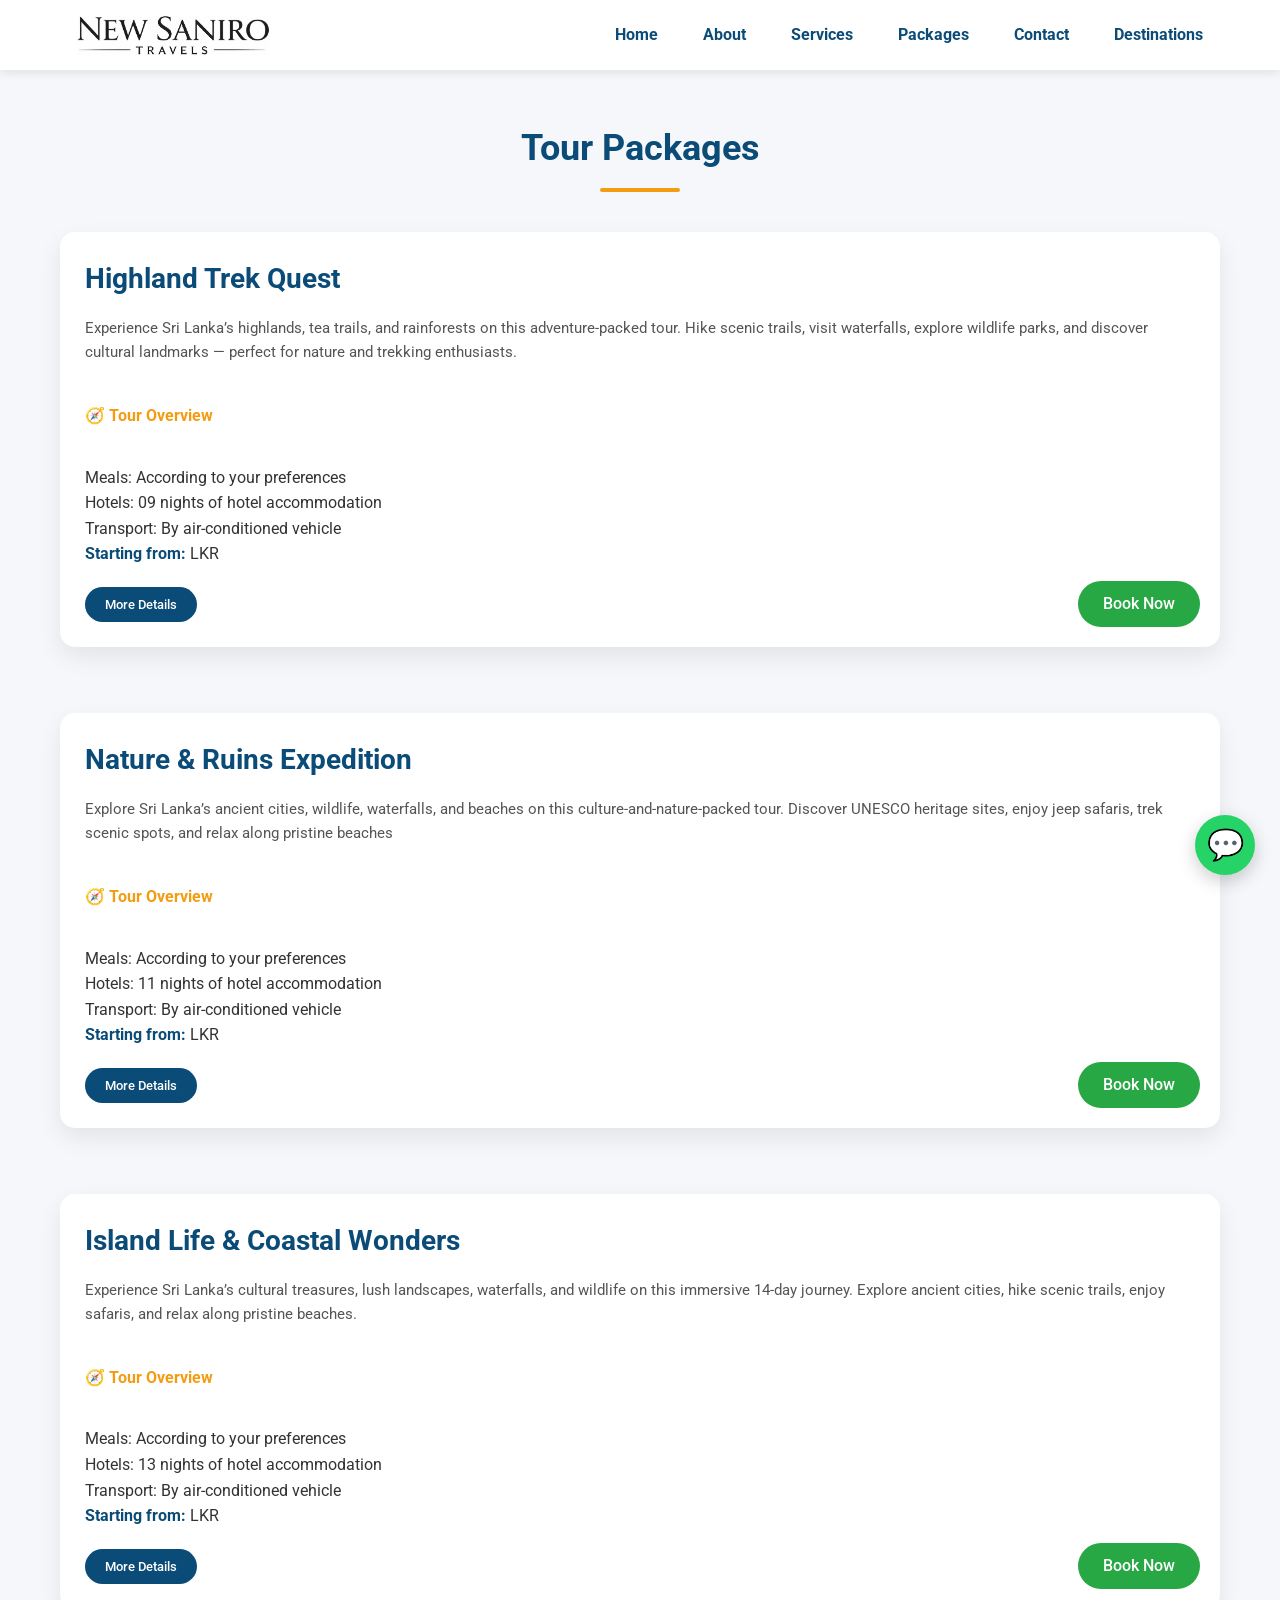
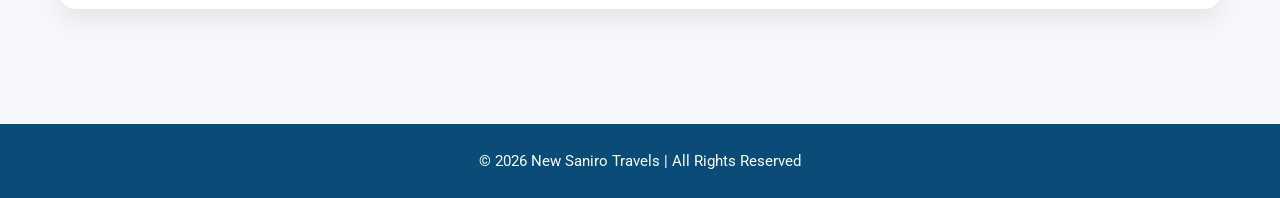
<file: packages.html>
<!DOCTYPE html>
<html lang="en">
<head>
<meta charset="UTF-8">
<meta name="viewport" content="width=device-width, initial-scale=1.0">
<title>Tour Packages - New Saniro Travels</title>
<link href="https://fonts.googleapis.com/css2?family=Roboto:wght@400;500;700&display=swap" rel="stylesheet">
<style>
/* Logo Styling */
.logo img {
  height: 40px;   /* adjust if needed */
  width: auto;
  display: block;
}
.logo {
  display: flex;
  align-items: center;
}
/* WhatsApp Floating Button */
.whatsapp-float {
  position: fixed;
  width: 60px;
  height: 60px;
  bottom: 25px;
  right: 25px;
  background: #25D366;
  color: #fff;
  border-radius: 50%;
  text-align: center;
  font-size: 30px;
  line-height: 60px;
  box-shadow: 0 6px 18px rgba(0,0,0,0.2);
  z-index: 1000;
  transition: 0.3s;
  text-decoration: none;
}

.whatsapp-float:hover {
  background: #1ebe5d;
  transform: scale(1.1);
}
/* RESET */
* {
  margin: 0;
  padding: 0;
  box-sizing: border-box;
  font-family: 'Roboto', sans-serif;
}

/* BODY */
body {
  background: #f5f7fa;
  color: #333;
  line-height: 1.6;
}

/* HEADER */
header .logo svg text:first-child {
  fill: #0a4b78;
  font-weight: 700;
}
header .logo svg text:last-child {
  fill: #f39c12;
  font-weight: 500;
}

.header {
    background: #fff;
    padding: 15px 6%;
    display: flex;
    justify-content: space-between;
    align-items: center;
    box-shadow: 0 2px 10px rgba(0,0,0,0.1);
    position: relative;
}

/* NAV (desktop) */

nav a:hover {
    z-index: 1000;
    color: #f39c12;
}

nav {
    display: flex;
    gap: 20px;
}

nav a {
    margin-left: 25px;
    text-decoration: none;
    font-weight: bold;
    color: #0a4b78;
}

/* HAMBURGER */
.menu-toggle {
    display: none;
    font-size: 28px;
    cursor: pointer;
    z-index: 1001; /* IMPORTANT */
}

/* MOBILE */
@media (max-width: 768px) {

    .menu-toggle {
        display: block;
    }

    nav {
        position: absolute;
        top: 70px;
        z-index: 1000;
        right: 0;
        width: 100%;
        background: #fff;
        flex-direction: column;
        align-items: center;
        gap: 15px;
        padding: 20px 0;
        box-shadow: 0 5px 15px rgba(0,0,0,0.1);

        /* hidden by default */
        display: none;
    }

    nav.active {
        display: flex;
    }
}

/* SECTION */
.section {
  max-width: 1200px;
  margin: 50px auto;
  padding: 0 20px;
}

.section h2 {
  text-align: center;
  color: #0a4b78;
  font-size: 36px;
  margin-bottom: 40px;
  position: relative;
}
.section h2::after {
  content: '';
  width: 80px;
  height: 4px;
  background: #f39c12;
  display: block;
  margin: 10px auto 0;
  border-radius: 2px;
}

/* CARD STYLING */
.card {
  background: #fff;
  border-radius: 15px;
  padding: 25px;
  margin-bottom: 40px;
  box-shadow: 0 10px 25px rgba(0,0,0,0.08);
  transition: transform 0.3s, box-shadow 0.3s;
}
.card:hover {
  transform: translateY(-8px);
  box-shadow: 0 15px 35px rgba(0,0,0,0.15);
}

.card h3 {
  color: #0a4b78;
  margin-bottom: 15px;
  font-size: 28px;
}

.card h4, .card h5 {
  color: #f39c12;
  margin: 15px 0 10px;
}

.card p.small-text {
  font-size: 15px;
  color: #555;
}

.card ul {
  list-style: none;
  margin: 10px 0;
  padding-left: 0;
}
.card ul li {
  padding: 8px 0;
  border-left: 3px solid #f39c12;
  padding-left: 10px;
  margin-bottom: 10px;
}

/* TOGGLE DETAILS */
.package-details {
  max-height: 0;
  overflow: hidden;
  transition: max-height 0.5s ease;
  padding-top: 0;
}
.toggle-btn {
  display: inline-block;
  margin-top: 20px;
  padding: 10px 20px;
  background: #0a4b78;
  color: #fff;
  border: none;
  border-radius: 25px;
  cursor: pointer;
  font-weight: 500;
  transition: 0.3s;
}
.toggle-btn:hover {
  background: #f39c12;
  color: #fff;
}

/* STARTING PRICE */
.card p strong {
  color: #0a4b78;
}

/* FOOTER */
footer {
  text-align: center;
  padding: 25px 20px;
  background: #0a4b78;
  color: #fff;
  margin-top: 50px;
  font-size: 15px;
}


@media (max-width: 600px) {
  .card h3 {
    font-size: 24px;
  }
}
/* Make card relative so absolute positioning works */
.card {
  position: relative; /* add this */
}

/* Book Now button at bottom-right with new color */
.book-btn {
  position: absolute;
  bottom: 20px;
  right: 20px;
  padding: 10px 25px;
  background: #28a745;       /* new green color */
  color: #fff;
  border-radius: 25px;
  font-weight: 500;
  text-decoration: none;
  transition: 0.3s;
}

.book-btn:hover {
  background: #218838;       /* darker green on hover */
  color: #fff;
}
</style>
</head>

<body>

<!-- HEADER -->
<header class="header">
    <div class="logo">
        <img src="./images/logo.png" alt="New Saniro Travels Logo">
    </div>

     <!-- Hamburger -->
    <div class="menu-toggle" id="menu-toggle">
        ☰
    </div>

    <nav id="nav-menu">
        <a href="index.html">Home</a>
        <a href="about.html">About</a>
        <a href="services.html">Services</a>
        <a href="packages.html">Packages</a>
        <a href="contact.html">Contact</a>
        <a href="destinations.html">Destinations</a>
    </nav>
</header>

<section class="section">
<h2>Tour Packages</h2>

<div class="card package-card">
    <h3>Highland Trek Quest</h3>

    <p class="small-text">
        Experience Sri Lanka’s highlands, tea trails, and rainforests on this adventure-packed tour. Hike scenic trails, visit waterfalls, explore wildlife parks, and discover cultural landmarks — perfect for nature and trekking enthusiasts.
<br><br><h4>🧭 Tour Overview</h4><br>
Meals: According to your preferences<br>
Hotels: 09 nights of hotel accommodation<br>
Transport: By air-conditioned vehicle
    </p>

    <p><strong>Starting from:</strong> LKR </p>

    <button class="toggle-btn" onclick="toggleDetails(this)">
        More Details
    </button>
	<a href="contact.html?package=Highland%20Trek%20Quest" class="book-btn">
    Book Now
</a>
    <div class="package-details">
        <h5>Package Includes and Destinations</h5>
        <ul>
            <li>
🛕 <b>Temple of the Tooth Relic – Kandy</b> <br>
Visit Sri Lanka’s most sacred Buddhist temple, housing the revered Tooth Relic of the Buddha.
Experience spiritual rituals and the cultural heart of the hill capital.</li>
<li>🌄 <b>Knuckles Trek (Part)</b><br>
Explore the foothills of the Knuckles Mountain Range with scenic forest trails.
Enjoy fresh mountain air, biodiversity, and panoramic views.</li>
<li>🌳 <b>Udawatta Kele Sanctuary</b><br>
Walk through a protected forest reserve rich in birdlife and native flora.
A peaceful nature escape in the heart of Kandy.</li>
<li>🍃<b> Tea Factory & Plantation Visit</b><br>
Learn how world-famous Ceylon tea is produced from leaf to cup.
Stroll through lush tea estates and enjoy fresh tea tasting.</li>
<li>🏞️ <b>Horton Plains National Park</b><br>
Hike through montane grasslands and cloud forests.
Visit World’s End cliff and Baker’s Falls.</li>
<li>🚶 <b>Pekoe Trail – Stage 22 (Kandapola to Pedro Estate)</b><br>
Walk through scenic tea plantations and rural villages.
One of the most beautiful stages near Nuwara Eliya.</li>
<li>💦<b> Upper Diyaluma Waterfalls Trek</b><br>
Trek to Sri Lanka’s second-highest waterfall with natural rock pools.
Enjoy breathtaking viewpoints and refreshing swims.</li>
<li>🌉 <b>Nine Arches Bridge</b><br>
Visit the iconic colonial-era railway bridge surrounded by jungle.
Perfect spot for photos and train sightings.</li>
<li>🏔️ <b>Little Adam’s Peak</b><br>
An easy hike offering stunning views of Ella Gap and tea estates.
Ideal for sunrise or sunset hikes.</li>
<li>🐘 <b>Udawalawa National Park Jeep Safari</b><br>
Experience a wildlife safari famous for wild elephants.
Chance to see buffalo, deer, crocodiles, and birdlife.</li>
<li>🌴 <b>Sinharaja Rain Forest (Part)</b><br>
Guided walk in Sri Lanka’s last primary rainforest.
Discover endemic plants, birds, and tropical ecosystems.</li>
<li>🏙️ <b>Colombo City Tour</b><br>
Explore key highlights of Sri Lanka’s commercial capital.
A mix of colonial landmarks, modern life, and local culture.
</li>
        </ul>
<br><hr>
        <h5>🗺️ Route & Daily Program</h5>
        <p><b>Day 01:</b> Airport – Temple of the Tooth Relic – Kandy<br>
<b>Day 02:</b> Kandy – Part of Knuckles Trek – Kandy<br>
<b>Day 03:</b> Kandy – Udawatta Kele Sanctuary – Tea Factory & Plantation – Nuwara Eliya<br>
<b>Day 04:</b> Nuwara Eliya – Horton Plains National Park hike – Nuwara Eliya<br>
<b>Day 05:</b> Nuwara Eliya – Pekoe Trail Stage 22 (Kandapola to Pedro Estate) – Ella<br>
<b>Day 06:</b> Ella – Upper Diyaluma Waterfalls trek – Nine Arches Bridge – Leisure – Ella<br>
<b>Day 07:</b> Ella – Little Adam’s Peak hike – Udawalawa Jeep Safari – Udawalawa<br>
<b>Day 08:</b> Udawalawa – Sinharaja Rain Forest (part) – Sinharaja<br>
<b>Day 09:</b> Sinharaja – Colombo City Tour – Colombo<br>
<b>Day 10:</b> Colombo – Departure
</p>
<br><hr>
        <h5>Notes</h5>
        <p class="small-text">
            Prices may vary based on season and hotel category.
            Customizations available on request.
        </p>
    </div>
</div><br>


<div class="card package-card">
    <h3>Nature & Ruins Expedition</h3>

    <p class="small-text">
	Explore Sri Lanka’s ancient cities, wildlife, waterfalls, and beaches on this culture-and-nature-packed tour. Discover UNESCO heritage sites, enjoy jeep safaris, trek scenic spots, and relax along pristine beaches
<br><br><h4>🧭 Tour Overview</h4><br>
Meals: According to your preferences<br>
Hotels: 11 nights of hotel accommodation<br>
Transport: By air-conditioned vehicle
    </p>

    <p><strong>Starting from:</strong> LKR </p>

    <button class="toggle-btn" onclick="toggleDetails(this)">
        More Details
    </button>
	<a href="contact.html?package=Nature%20%26%20Ruins%20Expedition" class="book-btn">
    Book Now
</a>
    <div class="package-details">
        <h5>🥾 Activities Included</h5>
        <ul>
            <li>
🛕 <b>Temple of the Tooth Relic – Kandy</b> <br>
Visit Sri Lanka’s most sacred Buddhist temple, housing the revered Tooth Relic of the Buddha.
Experience spiritual rituals and the cultural heart of the hill capital.</li>
<li>🐘 <b>Wilpattu National Park Jeep Safari</b><br>
Morning and/or evening safari to spot elephants, leopards, sloth bears, and abundant birdlife in Sri Lanka’s largest national park.</li>
<li>🏛️  <b>Anuradhapura Ancient City</b><br>
Explore the sacred city of Anuradhapura with its stupas, Bodhi tree, and ancient ruins. Learn about Sri Lanka’s early civilization and Buddhist heritage.</li>
<li>🪷<b> Aukana Buddha Statue</b><br>
See the towering 12-meter high rock-carved Buddha statue, one of Sri Lanka’s finest ancient sculptures.</li>
<li>🚤 <b>Rural Village & Catamaran Boat Ride</b><br>
Experience rural life on a boat ride through peaceful waterways, observing local culture and scenic nature.</li>
<li>🏰 <b>Sigiriya Rock Fortress</b><br>
Climb the iconic UNESCO World Heritage site, with frescoes, water gardens, and panoramic views.</li>
<li>🏛️ <b> Polonnaruwa Ancient City</b><br>
Discover another UNESCO site, with well-preserved ruins, temples, and statues from Sri Lanka’s medieval kingdom.</li>
<li>🛖 <b>Barth in a Tank Experience</b><br>
Interact with locals and enjoy a unique traditional water activity in rural surroundings.</li>
<li>🛕  <b>Dambulla Cave Temple</b><br>
Explore the impressive rock temple complex with centuries-old Buddhist murals and statues.</li>
<li>🌿<b>Matale Spice Garden</b><br>
Learn about Sri Lanka’s spices, herbs, and medicinal plants. Enjoy hands-on demonstrations and aroma trails.</li>
<li>💃 <b>Kandy Cultural Dance Show</b><br>
Enjoy a lively traditional performance showcasing Kandyan dances, drumming, and folklore.</li>
<li>⛪  <b>Three Loops’ Temples – Kandy</b><br>
Visit a cluster of historic temples offering spiritual insight and scenic surroundings.
</li>
<li>🌄 <b>Ramboda Falls & Tea Factory Visit – Nuwara Eliya</b><br>
Stop for photos at cascading waterfalls and tour a working tea plantation. Enjoy fresh Ceylon tea and high tea at the iconic Grand Hotel.
</li>
<li>🏞️  <b>Kithulgala White Water Rafting</b><br>
Adventure through rapids surrounded by jungle scenery on a guided rafting experience.
</li>
<li>🏖️  <b>Bentota Beach</b><br>
Relax on golden sands, enjoy water sports, or explore coastal nature along the tranquil southwest coast.
</li>
        </ul>
<br><hr>
        <h5>🗺️ Route & Daily Program</h5>
        <p><b>Day 01:</b> Airport – Wilpattu<br>
<b>Day 02:</b> Jeep Safari at Wilpattu National Park – Anuradhapura Ancient City – Anuradhapura<br>
<b>Day 03:</b>Anuradhapura – Aukana Buddha Statue – Rural Village Tour with Catamaran Boat Ride – Sigiriya<br>
<b>Day 04:</b>Sigiriya – Polonnaruwa Ancient City – Barth in a Tank – Sigiriya<br>
<b>Day 05:</b> Sigiriya – Sigiriya Rock Fortress – Dambulla Cave Temple – Matale Spice Garden – Kandy Cultural Dance Show – Temple of the Tooth Relic – Kandy<br>
<b>Day 06:</b> : Kandy – Three Loops’ Temples – Kandy<br>
<b>Day 07:</b> Kandy – Ramboda Falls Photo Stop – Nuwara Eliya – Tea Factory & Plantation Visit – High Tea at Grand Hotel – Nuwara Eliya<br>
<b>Day 08:</b> Nuwara Eliya – Kithulgala White Water Rafting – Bentota<br>
<b>Day 09:</b>Bentota – Beach & Leisure<br>
<b>Day 10:</b> Bentota – Beach & Optional Activities<br>
<b>Day 11:</b> Bentota – Relaxation & Nature Walks<br>
<b>Day 12:</b> Bentota – Departure
</p>
<br><hr>
        <h5>Notes</h5>
        <p class="small-text">
            Prices may vary based on season and hotel category.
            Customizations available on request.
        </p>
    </div>
</div><br>


<div class="card package-card">
    <h3>Island Life & Coastal Wonders </h3>

    <p class="small-text">
	Experience Sri Lanka’s cultural treasures, lush landscapes, waterfalls, and wildlife on this immersive 14-day journey. Explore ancient cities, hike scenic trails, enjoy safaris, and relax along pristine beaches.
<br><br><h4>🧭 Tour Overview</h4><br>
Meals: According to your preferences<br>
Hotels: 13 nights of hotel accommodation<br>
Transport: By air-conditioned vehicle
    </p>

    <p><strong>Starting from:</strong> LKR </p>

    <button class="toggle-btn" onclick="toggleDetails(this)">
        More Details
    </button>
	<a href="contact.html?package=Island%20Life%20%26%20Coastal%20Wonders" class="book-btn">
    Book Now
</a>
    <div class="package-details">
        <h5>🥾 Activities Included</h5>
        <ul>
            <li>
🛕 <b>Temple of the Tooth Relic – Kandy</b> <br>
Visit Sri Lanka’s most sacred Buddhist temple. Witness daily rituals and explore the spiritual heart of Kandy.</li>
<li><b>🏞️ Waterfall Hikes – Kaluwawatuna Ella & Rathna Ella</b><br>
Trek scenic trails to beautiful waterfalls surrounded by lush forest and tea estates.</li>
<li>🌳 <b>Udawatta Kele Sanctuary</b><br>
Walk through a protected forest reserve rich in birdlife and native flora.
A peaceful nature escape in the heart of Kandy.</li>
<li><b> 🌄 Ella Rock Hike & Nine Arches Bridge</b><br>
Enjoy panoramic views from Ella Rock and photograph the iconic colonial-era railway bridge.</li>
<li><b>🐘 Udawalawa & Yala National Parks Jeep Safaris</b><br>
Spot wild elephants, leopards, crocodiles, and abundant birdlife in two of Sri Lanka’s top wildlife parks.</li>
<li> <b>🐾 Elephant Transit Home</b><br>
Visit the rehabilitation center for orphaned elephants and learn about conservation efforts.</li>
<li><b>🏛️ Sigiriya Rock Fortress & Dambulla Cave Temple</b><br>
Climb the ancient rock fortress and explore the cave temple complex with centuries-old murals and Buddha statues.</li>
<li> <b>🏛️ Polonnaruwa Ancient City</b><br>
Discover the ruins of Sri Lanka’s medieval capital, including stupas, temples, and royal palaces.</li>
<li> <b>🌿 Matale Spice Garden</b><br>
Learn about local spices, herbs, and traditional medicinal plants, with aroma trails and demonstrations.</li>
<li><b>🍴 “Lellama” Participation & Cooking Demonstration</b><br>
Experience a traditional Sri Lankan fishing market and participate in a cooking class to prepare authentic dishes.</li>
<li><b>💃 Cultural Dance Show</b><br>
Enjoy Kandyan dance and folklore performances, showcasing vibrant costumes and drumming.</li>
<li><b>🏡 Countryside Village Walk & Local Lunch on River Deck</b><br>
Interact with locals and enjoy freshly prepared meals amidst rural scenery.
</li>
<li><b>🚤 Mirissa Whale Watching</b><br>
Embark on an early morning boat trip to see blue whales, sperm whales, and dolphins in their natural habitat.
</li>
<li><b>🏙️ Colombo City Tour</b><br>
Explore key landmarks, colonial heritage sites, and local culture in Sri Lanka’s commercial capital.
</li>
        </ul>
<br><hr>
        <h5>🗺️ Route & Daily Program</h5>
        <p><b>Day 01:</b> : Airport – Negombo<br>
<b>Day 02:</b> Negombo – Participate in “Lellama” – Cooking Demonstration – Colombo<br>
<b>Day 03:</b> Colombo – Dambulla Cave Temple – Sigiriya Rock Fortress – Habarana<br>
<b>Day 04:</b> Habarana – Polonnaruwa Ancient City – Jeep Safari at Minneriya National Park – Habarana<br>
<b>Day 05:</b>  Habarana – Matale Spice Garden – Cultural Dance Show – Temple of the Tooth Relic – Kandy<br>
<b>Day 06:</b>  Kandy – Hike to Kaluwawatuna Ella & Rathna Ella Waterfall – Nine Arches Bridge – Ella<br>
<b>Day 07:</b>Ella – Ella Rock Hike – Leisure – Ella<br>
<b>Day 08:</b> Ella – Countryside Village Walk & Local Lunch on River Deck – Udawalawa<br>
<b>Day 09:</b> Udawalawa – Elephant Transit Home – Jeep Safari at Yala National Park<br>
<b>Day 10:</b> Yala – Mirissa<br>
<b>Day 11:</b> Mirissa – Whale Watching<br>
<b>Day 12:</b> Mirissa – Beach & Leisure<br>
<b>Day 13:</b> Mirissa – Colombo City Tour – Colombo<br>
<b>Day 14:</b> Colombo – Departure
</p>
<br><hr>
        <h5>Notes</h5>
        <p class="small-text">
            Prices may vary based on season and hotel category.
            Customizations available on request.
        </p>
    </div>
</div><br>


</section>

<footer>
<p>© 2026 New Saniro Travels | All Rights Reserved</p>
</footer>

<script>
function toggleDetails(button) {
    const card = button.closest(".card");
    const details = card.querySelector(".package-details");

    if (details.style.maxHeight) {
        details.style.maxHeight = null;
        button.innerText = "More Details";
    } else {
        details.style.maxHeight = details.scrollHeight + "px";
        button.innerText = "Hide Details";
    }
}
</script>
<script>
/* ===== BOOK NOW BUTTON (Same Style as More Details) ===== */

.book-now,
.book-btn {
  display: inline-block;
  margin-left: 15px;
  margin-top: 20px;
  padding: 10px 20px;
  background: #0a4b78;
  color: #fff;
  border-radius: 25px;
  text-decoration: none;
  font-weight: 500;
  transition: 0.3s;
}

.book-now:hover,
.book-btn:hover {
  background: #f39c12;
  color: #fff;
}
</script>
<!-- WhatsApp Floating Button -->
<a href="https://wa.me/94754300269" 
   class="whatsapp-float" 
   target="_blank">
   💬
</a>
<script>
document.addEventListener("DOMContentLoaded", function () {
    const toggle = document.getElementById("menu-toggle");
    const nav = document.getElementById("nav-menu");

    toggle.addEventListener("click", function () {
        nav.classList.toggle("active");
    });
});
</script>
</body>
</html>
</file>
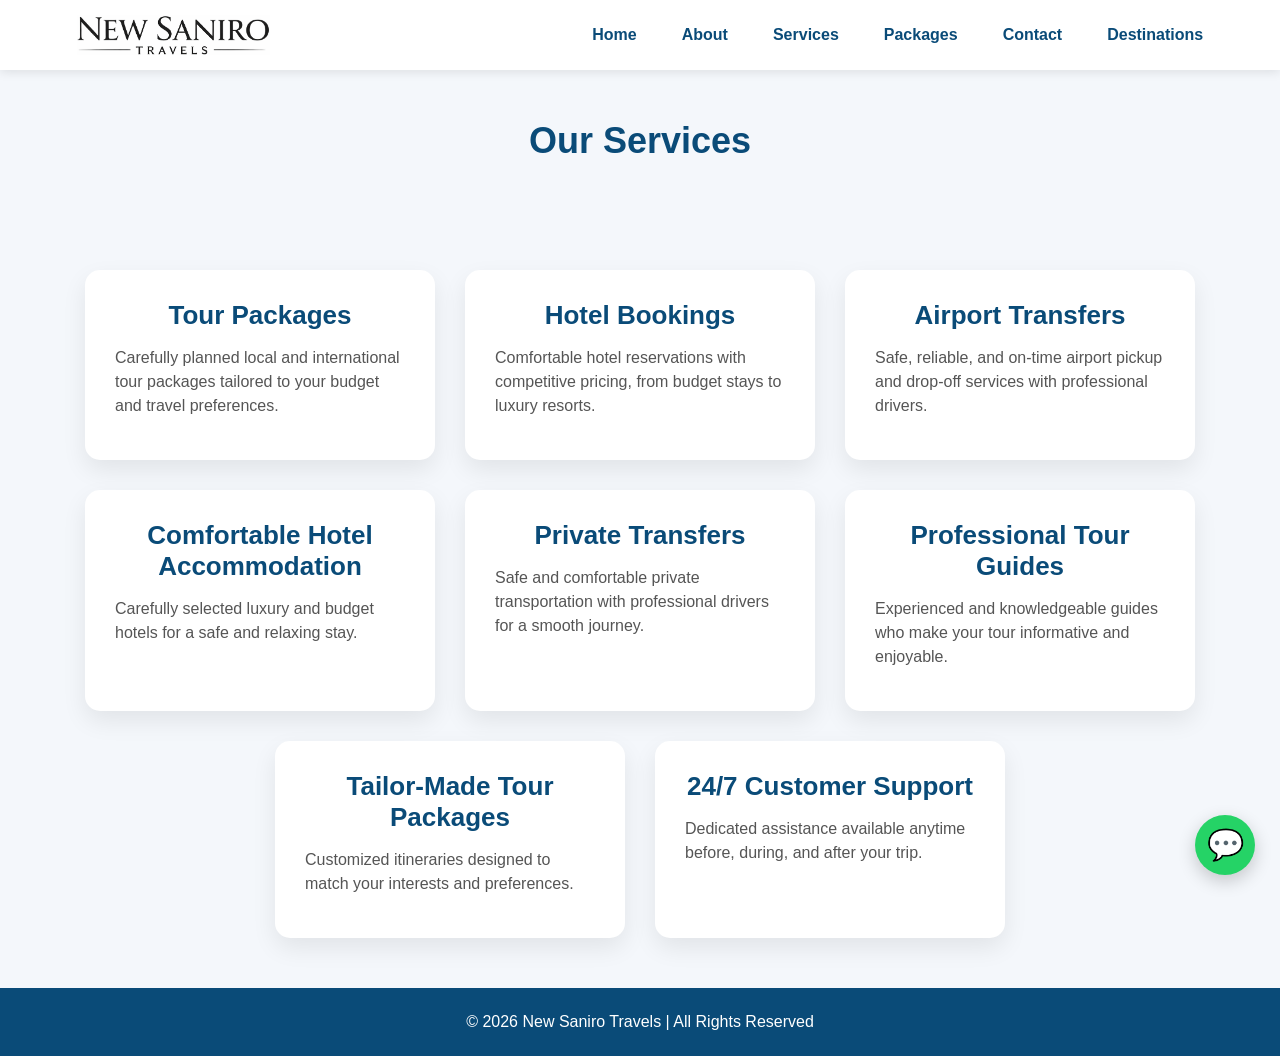
<file: services.html>
<!DOCTYPE html>
<html>
<head>
<title>Services - New Saniro Travels</title>
<link rel="stylesheet" href="css/style.css">
<style>

/* WhatsApp Floating Button */
.whatsapp-float {
  position: fixed;
  width: 60px;
  height: 60px;
  bottom: 25px;
  right: 25px;
  background: #25D366;
  color: #fff;
  border-radius: 50%;
  text-align: center;
  font-size: 30px;
  line-height: 60px;
  box-shadow: 0 6px 18px rgba(0,0,0,0.2);
  z-index: 1000;
  transition: 0.3s;
  text-decoration: none;
}

.whatsapp-float:hover {
  background: #1ebe5d;
  transform: scale(1.1);
}
/* SECTION STYLING */
.section {
    max-width: 1200px;
    margin: 50px auto;
    padding: 0 20px;
}

.section h2 {
    text-align: center;
    color: #0a4b78;
    font-size: 36px;
    margin-bottom: 50px;
}

/* CARDS GRID */
.cards {
    display: flex;
    flex-wrap: wrap;
    gap: 30px; /* space between cards */
    justify-content: center;
}

/* CARD STYLING */
.card {
    background: #fff;
    border-radius: 15px;
    padding: 30px;
    box-shadow: 0 10px 25px rgba(0,0,0,0.08);
    flex: 1 1 calc(33.333% - 30px); /* 3 cards per row with gap */
    max-width: 350px; /* bigger size */
    transition: transform 0.3s, box-shadow 0.3s;
}

.card:hover {
    transform: translateY(-8px);
    box-shadow: 0 15px 35px rgba(0,0,0,0.15);
}

.card h3 {
    color: #0a4b78;
    font-size: 26px;
    margin-bottom: 15px;
}

.card p {
    color: #555;
    font-size: 16px;
    line-height: 1.5;
}

/* RESPONSIVE */
@media (max-width: 1000px) {
    .card {
        flex: 1 1 calc(50% - 30px); /* 2 per row */
        max-width: 45%;
    }
}

@media (max-width: 700px) {
    .card {
        flex: 1 1 100%; /* 1 per row */
        max-width: 100%;
    }
}
/* Logo Styling */
.logo img {
  height: 40px;   /* adjust if needed */
  width: auto;
  display: block;
}
.logo {
  display: flex;
  align-items: center;
}
</style>
</head>
<body>

<!-- HEADER -->
<header class="header">
    <div class="logo">
        <img src="./images/logo.png" alt="New Saniro Travels Logo">
    </div>

     <!-- Hamburger -->
    <div class="menu-toggle" id="menu-toggle">
        ☰
    </div>

    <nav id="nav-menu">
        <a href="index.html">Home</a>
        <a href="about.html">About</a>
        <a href="services.html">Services</a>
        <a href="packages.html">Packages</a>
        <a href="contact.html">Contact</a>
        <a href="destinations.html">Destinations</a>
    </nav>
</header>

<section class="section">
<h2>Our Services</h2><br>

<div class="cards">

<div class="card">
<h3>Tour Packages</h3>
<p>
Carefully planned local and international tour packages tailored
to your budget and travel preferences.
</p>
</div>

<div class="card">
<h3>Hotel Bookings</h3>
<p>
Comfortable hotel reservations with competitive pricing,
from budget stays to luxury resorts.
</p>
</div>

<div class="card">
<h3>Airport Transfers</h3>
<p>
Safe, reliable, and on-time airport pickup and drop-off services
with professional drivers.
</p>
</div>

<div class="card">
<h3>Comfortable Hotel Accommodation</h3>
<p>
Carefully selected luxury and budget hotels for a safe and relaxing stay.
</p>
</div>

<div class="card">
<h3>Private Transfers</h3>
<p>
Safe and comfortable private transportation with professional drivers for a smooth journey.
</p>
</div>

<div class="card">
<h3>Professional Tour Guides</h3>
<p>
Experienced and knowledgeable guides who make your tour informative and enjoyable.
</p>
</div>

<div class="card">
<h3>Tailor-Made Tour Packages</h3>
<p>
Customized itineraries designed to match your interests and preferences.
</p>
</div>

<div class="card">
<h3>24/7 Customer Support</h3>
<p>
Dedicated assistance available anytime before, during, and after your trip.
</p>
</div>

</div>
</section>

<footer>
<p>© 2026 New Saniro Travels | All Rights Reserved</p>
</footer>
<!-- WhatsApp Floating Button -->
<a href="https://wa.me/94754300269" 
   class="whatsapp-float" 
   target="_blank">
   💬
</a>
<script>
document.addEventListener("DOMContentLoaded", function () {
    const toggle = document.getElementById("menu-toggle");
    const nav = document.getElementById("nav-menu");

    toggle.addEventListener("click", function () {
        nav.classList.toggle("active");
    });
});
</script>
</body>
</html>
</file>
<file: css/style.css>
* {
    margin: 0;
    padding: 0;
    box-sizing: border-box;
    font-family: Arial, sans-serif;
}

body {
    background: #f4f7fb;
    color: #333;
}

/* HEADER */
.header {
    background: #fff;
    padding: 15px 6%;
    display: flex;
    justify-content: space-between;
    align-items: center;
    box-shadow: 0 2px 10px rgba(0,0,0,0.1);
    position: relative;
}

/* NAV (desktop) */

nav a:hover {
    z-index: 1000;
    color: #f39c12;
}

nav {
    display: flex;
    gap: 20px;
}

nav a {
    margin-left: 25px;
    text-decoration: none;
    font-weight: bold;
    color: #0a4b78;
}

/* HAMBURGER */
.menu-toggle {
    display: none;
    font-size: 28px;
    cursor: pointer;
    z-index: 1001; /* IMPORTANT */
}

/* MOBILE */
@media (max-width: 768px) {

    .menu-toggle {
        display: block;
    }

    nav {
        position: absolute;
        top: 70px;
        z-index: 1000;
        right: 0;
        width: 100%;
        background: #fff;
        flex-direction: column;
        align-items: center;
        gap: 15px;
        padding: 20px 0;
        box-shadow: 0 5px 15px rgba(0,0,0,0.1);

        /* hidden by default */
        display: none;
    }

    nav.active {
        display: flex;
    }
}

.logo h2 {
    color: #0a4b78;
}

.logo span {
    color: #f39c12;
}

/* ================= DESTINATIONS PAGE ================= */
.section {
    padding: 70px 8%;
}

.section h2, .section h3 {
    color: #0a4b78;
    margin-bottom: 20px;
    text-align: center;
}

.cards {
    display: grid;
    grid-template-columns: repeat(auto-fit, minmax(300px, 1fr));
    gap: 30px;
    margin-top: 40px;
}

.card {
    background: white;
    border-radius: 18px;
    padding: 20px;
    box-shadow: 0 8px 25px rgba(0,0,0,0.08);
    transition: transform 0.3s, box-shadow 0.3s;
}

.card:hover {
    transform: translateY(-8px);
    box-shadow: 0 15px 40px rgba(0,0,0,0.15);
}

.card h3 {
    color: #0a4b78;
    font-size: 22px;
    margin-bottom: 12px;
}

.card h5 {
    color: #f39c12;
    font-size: 18px;
    margin: 15px 0 10px;
}

.card p {
    color: #555;
    font-size: 14px;
    margin-bottom: 12px;
}

.destination-img {
    width: 100%;
    border-radius: 12px;
    margin: 12px 0;
    transition: transform 0.3s;
}

.destination-img:hover {
    transform: scale(1.05);
}

/* SMALL TEXT */
.small-text {
    font-size: 13px;
    line-height: 1.5;
    color: #555;
}

/* FOOTER STAYS SAME */
footer {
    background: #0a4b78;
    color: white;
    padding: 25px;
    text-align: center;
}

/* PREMIUM BOOK NOW BUTTON */
.book-btn {
  display: inline-flex;
  align-items: center;
  gap: 8px;
  margin-left: 15px;
  margin-top: 20px;
  padding: 12px 28px;
  border-radius: 50px;
  font-weight: 600;
  text-decoration: none;
  color: #fff;
  background: linear-gradient(135deg, #f39c12, #ff6a00);
  box-shadow: 0 8px 20px rgba(243, 156, 18, 0.4);
  position: relative;
  overflow: hidden;
  transition: all 0.4s ease;
}

/* ===== GRAPHICAL 3D BOOK NOW BUTTON ===== */

.book-now {
  position: relative;
  display: inline-flex;
  align-items: center;
  gap: 10px;
  padding: 14px 35px;
  margin-top: 20px;
  border-radius: 60px;
  text-decoration: none;
  font-weight: 700;
  letter-spacing: 1px;
  color: #fff;
  background: linear-gradient(145deg, #0a4b78, #0d5c92);
  box-shadow: 0 8px 20px rgba(10, 75, 120, 0.4),
              inset 0 -4px 8px rgba(0,0,0,0.3);
  overflow: hidden;
  transition: all 0.4s ease;
}

/* Circle animation background */
.book-now .circle {
  position: absolute;
  width: 0;
  height: 0;
  background: #f39c12;
  border-radius: 50%;
  top: 50%;
  left: 50%;
  transform: translate(-50%, -50%);
  transition: width 0.5s ease, height 0.5s ease;
  z-index: 0;
}

/* Text above circle */
.book-now .icon,
.book-now .text {
  position: relative;
  z-index: 2;
}

/* Hover animation */
.book-now:hover .circle {
  width: 300px;
  height: 300px;
}

.book-now:hover {
  color: #fff;
  transform: translateY(-5px);
  box-shadow: 0 12px 30px rgba(243, 156, 18, 0.5);
}

/* Click press effect */
.book-now:active {
  transform: scale(0.95);
}

/* Hover Effect */
.book-btn:hover {
  transform: translateY(-4px);
  box-shadow: 0 12px 28px rgba(243, 156, 18, 0.6);
}

/* Active Click Effect */
.book-btn:active {
  transform: scale(0.95);
}

/* Shine Animation */
.book-btn::before {
  content: "";
  position: absolute;
  top: 0;
  left: -75%;
  width: 50%;
  height: 100%;
  background: rgba(255, 255, 255, 0.3);
  transform: skewX(-25deg);
  transition: 0.7s;
}

.book-btn span {
  position: relative;
  z-index: 2;
}

.book-btn:hover::before {
  left: 130%;
}

.book-btn:hover {
  background: #0a4b78;
}


/* ISHANI SECTION */
.ishani {
    text-align: center; /* centers text */
    display: block;
    padding: 50px 8%;
    background: #f4f7fb;
}

.ishani h2 {
    font-size: 36px;
    margin-bottom: 20px;
    color: #0a4b78;
}

.ishani p {
    font-size: 18px;
    max-width: 800px;
    margin: 0 auto 30px; /* center text with margin below */
    color: #333;
}

.ishani-image img {
    width: 100%; /* full width */
    max-width: 900px; /* optional max size */
    border-radius: 12px;
    display: block;
    margin: 0 auto; /* centers the image */
}


/* RESPONSIVE FOR MOBILE */
@media (max-width: 768px) {
    .cards {
        grid-template-columns: 1fr;
        padding: 0 5%;
    }

    .card h3 {
        font-size: 20px;
    }

    .card h5 {
        font-size: 16px;
    }
}


/* HERO */
.hero {
    position: relative;
    height: 85vh;
    overflow: hidden;
    color: white;
    padding: 0;       /* Remove extra padding */
}

.slider {
    position: absolute;
    top: 0;
    left: 0;
    width: 100%;      /* full width */
    height: 100%;     /* full height */
}

.slider img.slide {
    width: 100%;      /* stretch image fully */
    height: 100%;     /* cover entire hero area */
    object-fit: cover; /* keeps image aspect ratio while filling */
    display: block;
}


.hero-content h1 {
    font-size: 48px;
}

.hero-content p {
    margin: 15px 0 25px;
    font-size: 20px;
}

.hero-buttons .btn {
    padding: 14px 28px;
    border-radius: 30px;
    text-decoration: none;
    font-weight: bold;
    margin-right: 15px;
}

.primary {
    background: #0a4b78;
    color: white;
}

.outline {
    border: 2px solid white;
    color: white;
}

/* WELCOME */
.welcome {
    padding: 70px 8%;
    text-align: center;
    background: white;
}

.welcome p {
    max-width: 800px;
    margin: 20px auto;
}

.features {
    display: grid;
    grid-template-columns: repeat(auto-fit, minmax(220px,1fr));
    gap: 20px;
    margin-top: 40px;
}

.feature {
    background: #f4f7fb;
    padding: 15px;
    border-radius: 12px;
    font-weight: bold;
}

/* SERVICES */
.services {
    padding: 70px 8%;
}

.service-cards {
    display: grid;
    grid-template-columns: repeat(auto-fit, minmax(200px,1fr));
    gap: 20px;
    margin-top: 40px;
}

.service-card {
    background: white;
    padding: 25px;
    border-radius: 14px;
    text-align: center;
    font-weight: bold;
    box-shadow: 0 6px 20px rgba(0,0,0,0.1);
}

/* PACKAGES */
.packages {
    padding: 70px 8%;
    background: white;
}


.slider {
    position: absolute;
    width: 100%;
    height: 100%;
}

/* CONTACT FORM DESIGN */

.contact-container {
    display: flex;
    justify-content: center;
    margin-top: 40px;
}

.contact-form {
    width: 100%;
    max-width: 600px;
    background: rgba(255, 255, 255, 0.9);
    padding: 40px;
    border-radius: 20px;
    box-shadow: 0 15px 40px rgba(0, 0, 0, 0.12);
    backdrop-filter: blur(10px);
}

.contact-form h3 {
    text-align: center;
    margin-bottom: 30px;
    color: #0a4b78;
    font-size: 24px;
}

.input-group {
    margin-bottom: 20px;
}

.input-group label {
    display: block;
    margin-bottom: 8px;
    font-weight: bold;
    color: #333;
}

.input-group input,
.input-group textarea {
    width: 100%;
    padding: 14px;
    border-radius: 12px;
    border: 2px solid #e0e0e0;
    font-size: 14px;
    transition: all 0.3s ease;
    outline: none;
}

/* MODERN CONTACT INFO */

.contact-info-modern {
    display: grid;
    grid-template-columns: repeat(auto-fit, minmax(220px, 1fr));
    gap: 25px;
    margin-top: 40px;
}

.info-card {
    background: white;
    padding: 30px;
    border-radius: 20px;
    text-align: center;
    box-shadow: 0 10px 30px rgba(0, 0, 0, 0.08);
    transition: all 0.3s ease;
}

.info-card:hover {
    transform: translateY(-5px);
    box-shadow: 0 15px 40px rgba(0, 0, 0, 0.15);
}

.package-details {
    max-height: 0;
    overflow: hidden;
    transition: max-height 0.4s ease;
}

.toggle-btn {
    background: #0a4b78;
    color: white;
    padding: 8px 15px;
    border: none;
    cursor: pointer;
    margin-top: 10px;
}

.toggle-btn:hover {
    background: #083a5c;
}


.icon {
    width: 60px;
    height: 60px;
    margin: 0 auto 15px;
    background: linear-gradient(135deg, #0a4b78, #0d6efd);
    border-radius: 50%;
    display: flex;
    align-items: center;
    justify-content: center;
    font-size: 24px;
    color: white;
}

.info-card h4 {
    margin-bottom: 10px;
    color: #0a4b78;
    font-size: 18px;
}

.info-card p {
    font-size: 14px;
    color: #555;
}


.input-group input:focus,
.input-group textarea:focus {
    border-color: #0a4b78;
    box-shadow: 0 0 10px rgba(10, 75, 120, 0.2);
}

.send-btn {
    width: 100%;
    padding: 15px;
    border-radius: 30px;
    border: none;
    background: linear-gradient(135deg, #0a4b78, #0d6efd);
    color: white;
    font-size: 16px;
    font-weight: bold;
    cursor: pointer;
    transition: all 0.3s ease;
}

.send-btn:hover {
    transform: translateY(-3px);
    box-shadow: 0 10px 25px rgba(0, 0, 0, 0.2);
}


.slide {
    position: absolute;
    width: 100%;
    height: 100%;
    object-fit: cover;
    opacity: 0;
    transition: opacity 1s ease-in-out;
}

.slide.active {
    opacity: 1;
}

.hero-content {
    position: relative;
    z-index: 2;
    text-align: center;
    top: 50%;
    transform: translateY(-50%);
}

.package-grid {
    display: grid;
    grid-template-columns: repeat(auto-fit, minmax(260px,1fr));
    gap: 30px;
    margin-top: 40px;
}

.package-card {
    background: #f4f7fb;
    padding: 20px;
    border-radius: 16px;
}

.package-card h3 {
    margin: 15px 0 5px;
}

.package-card span {
    display: block;
    margin: 10px 0;
    font-weight: bold;
    color: #0a4b78;
}

.package-card a {
    display: inline-block;
    margin-top: 10px;
    text-decoration: none;
    color: white;
    background: #0a4b78;
    padding: 10px 20px;
    border-radius: 20px;
}

/* TESTIMONIAL */
.testimonial {
    padding: 70px 8%;
    text-align: center;
}

.testimonial-box {
    background: white;
    padding: 30px;
    border-radius: 18px;
    max-width: 700px;
    margin: 30px auto 0;
    box-shadow: 0 8px 25px rgba(0,0,0,0.1);
}

/* FOOTER */
footer {
    background: #0a4b78;
    color: white;
    padding: 25px;
    text-align: center;
}

/* MOBILE */
/* @media (max-width: 768px) {
    .hero-content h1 {
        font-size: 32px;
    }

    nav {
        display: none;
    }
}
.book-now { all: unset; } */
</file>
